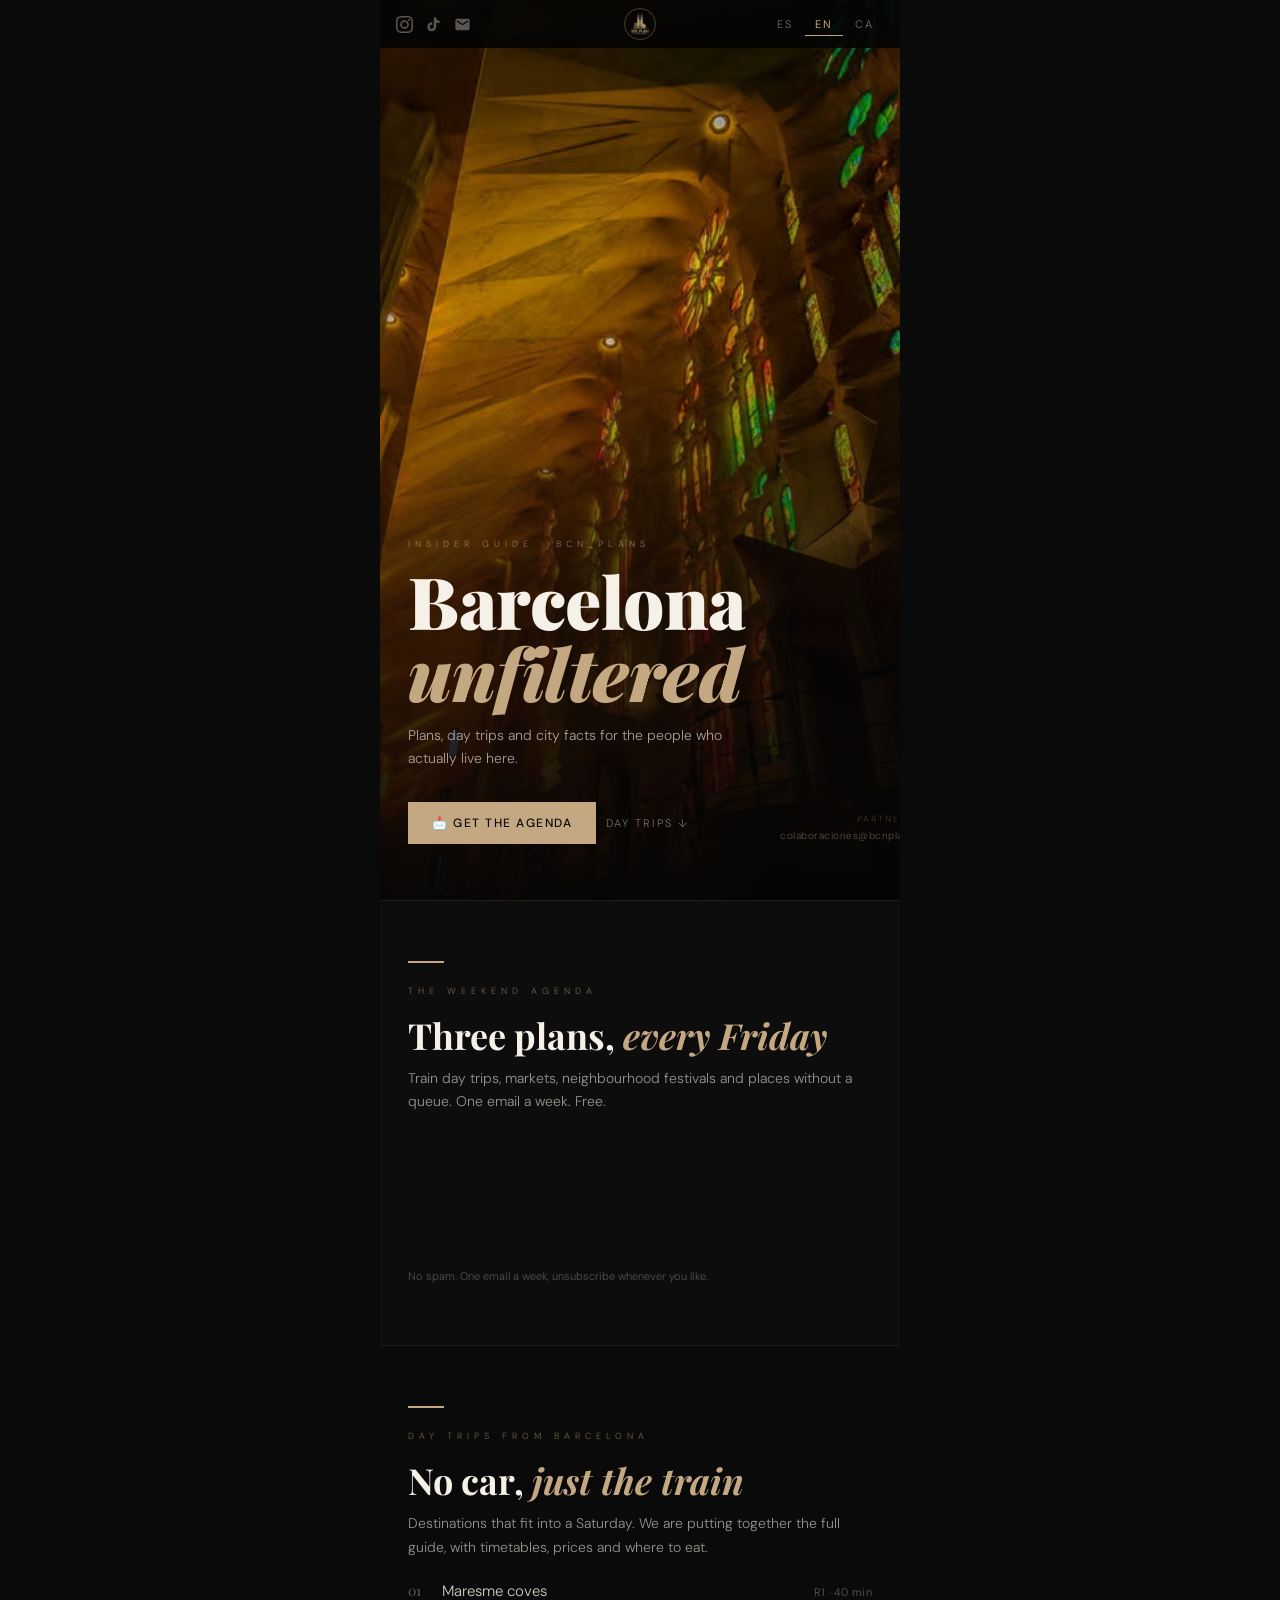
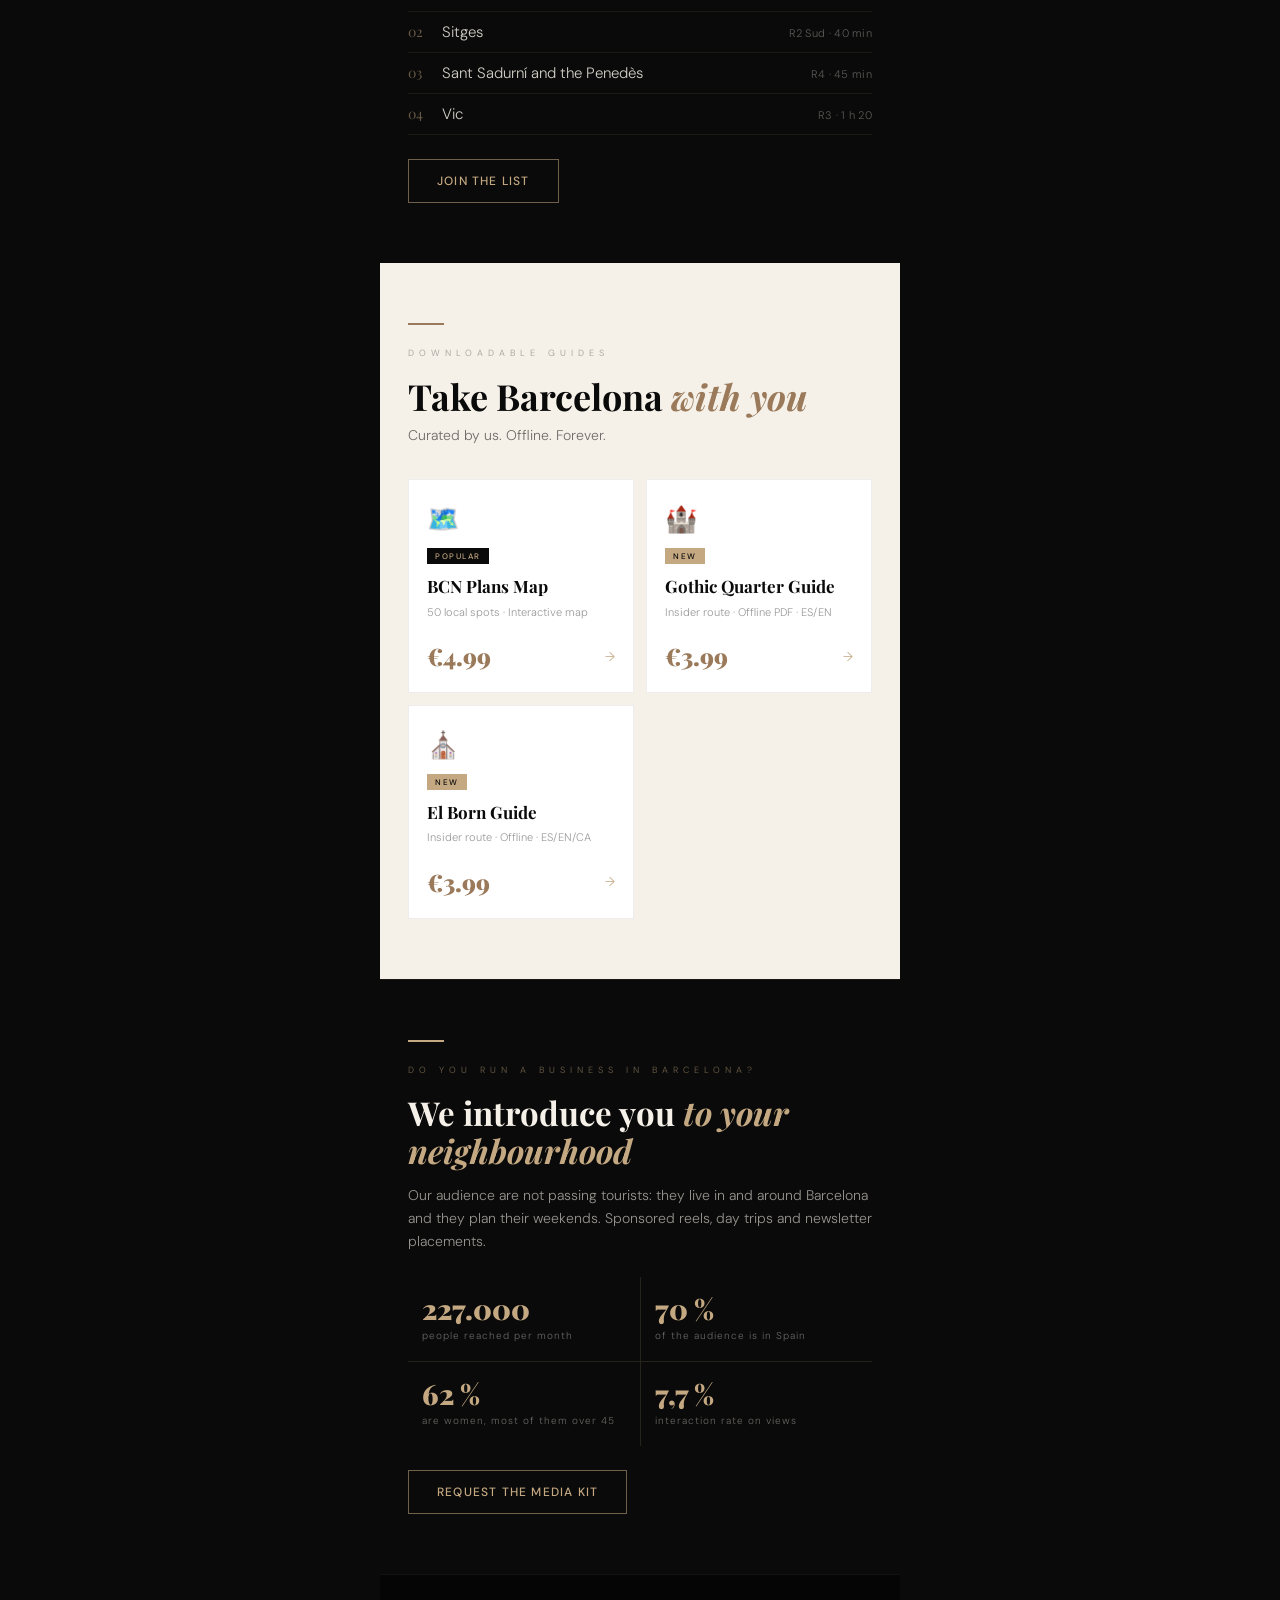
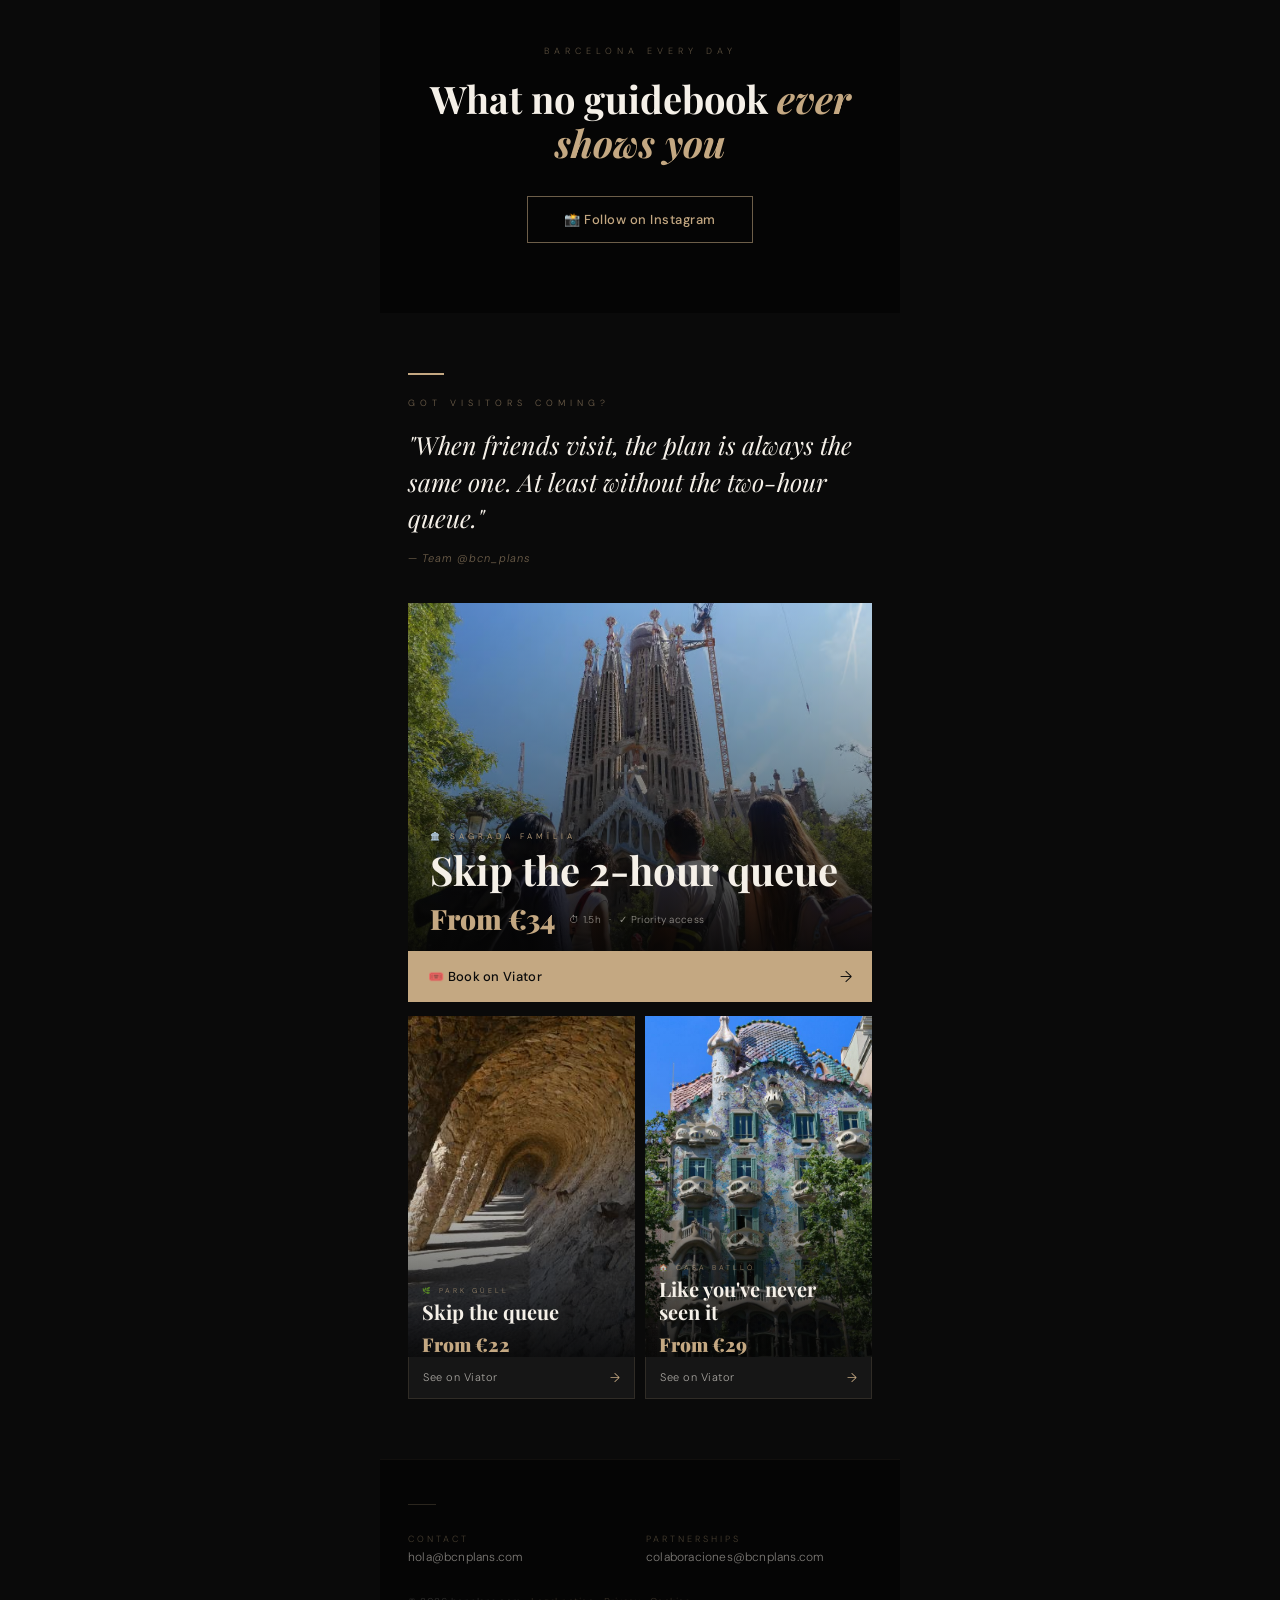
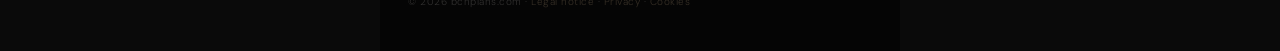
<file: index.html>
<!DOCTYPE html>
<html lang="es">
<head>
<meta charset="UTF-8">
<link rel="icon" type="image/svg+xml" href="favicon.svg">
<meta name="viewport" content="width=device-width, initial-scale=1.0">
<title>BCN Plans — Barcelona sin filtros</title>
<meta name="description" content="Planes, escapadas y datos de Barcelona para los que vivimos aquí. La agenda del finde, cada viernes en tu correo.">
<link rel="preconnect" href="https://fonts.googleapis.com">
<link href="https://fonts.googleapis.com/css2?family=Playfair+Display:ital,wght@0,700;0,900;1,400;1,700&family=DM+Sans:wght@300;400;500&display=swap" rel="stylesheet">
<style>
/* ── Reset ── */
*{margin:0;padding:0;box-sizing:border-box}
html{scroll-behavior:smooth}
body{background:#0a0a0a;color:#f5f0e8;font-family:'DM Sans',sans-serif;font-weight:300;overflow-x:hidden}

/* ── Lang bar ── */
.lang-bar{position:fixed;top:0;left:0;right:0;z-index:200;display:grid;grid-template-columns:1fr auto 1fr;align-items:center;padding:8px 16px;background:linear-gradient(to bottom,rgba(5,5,5,0.9) 0%,transparent 100%)}
.lang-bar-logo{display:flex;justify-content:center}
.lang-bar-logo a{display:flex;align-items:center;justify-content:center;width:32px;height:32px;border-radius:50%;overflow:hidden;border:1px solid rgba(196,168,130,0.35);transition:border-color 0.2s,transform 0.2s}
.lang-bar-logo a:hover{border-color:#c4a882;transform:scale(1.07)}
.lang-bar-logo img{width:100%;height:100%;object-fit:cover}
.lang-bar-langs{display:flex;gap:2px;justify-content:flex-end}
.lang-bar-social{display:flex;align-items:center;gap:12px}
.social-icon{display:flex;align-items:center;color:rgba(245,240,232,0.35);text-decoration:none;transition:color 0.2s,filter 0.2s}
.social-icon:hover{color:#c4a882;filter:drop-shadow(0 0 6px rgba(196,168,130,0.5))}
.social-icon svg{width:17px;height:17px;fill:currentColor}
.lang-bar-langs{display:flex;gap:2px}
.lang-btn{background:transparent;border:none;color:rgba(245,240,232,0.4);font-family:'DM Sans',sans-serif;font-size:11px;letter-spacing:2px;padding:4px 10px;cursor:pointer;text-transform:uppercase;transition:color 0.2s;border-bottom:1px solid transparent}
.lang-btn:hover{color:rgba(245,240,232,0.75)}
.lang-btn.active{color:#c4a882;border-bottom-color:#c4a882}

/* ── Hero ── */
.hero{position:relative;width:100%;min-height:100svh;min-height:100vh;display:flex;flex-direction:column;justify-content:flex-end;overflow:hidden}
.hero-img{position:absolute;inset:0;background-image:url(imagery/sagrada-interior.avif);background-size:cover;background-position:center 40%;will-change:transform}
.hero-overlay{position:absolute;inset:0;background:linear-gradient(to bottom,rgba(5,5,5,0.25) 0%,rgba(5,5,5,0.15) 35%,rgba(5,5,5,0.75) 70%,rgba(5,5,5,0.97) 100%)}
.hero-brand{position:absolute;top:52px;left:50%;transform:translateX(-50%);display:flex;flex-direction:column;align-items:center;gap:6px;z-index:2}
.hero-brand-logo{width:48px;height:48px;border-radius:50%;border:1.5px solid rgba(196,168,130,0.5);overflow:hidden}
.hero-brand-logo img{width:100%;height:100%;object-fit:cover}
.hero-brand-handle{font-size:10px;letter-spacing:3px;text-transform:uppercase;color:rgba(196,168,130,0.7)}
.hero-content{position:relative;z-index:2;padding:0 28px 56px}
.hero-eyebrow{font-size:9px;letter-spacing:5px;text-transform:uppercase;color:rgba(196,168,130,0.65);margin-bottom:14px;display:block}
.hero-h1{font-family:'Playfair Display',serif;font-weight:900;font-size:clamp(44px,11vw,72px);line-height:1.0;color:#f5f0e8;margin-bottom:16px;letter-spacing:-0.5px}
.hero-h1 em{font-style:italic;color:#c4a882}
.hero-sub{font-size:14px;line-height:1.65;color:rgba(245,240,232,0.65);max-width:340px;margin-bottom:32px;font-weight:300}
.hero-ctas{display:flex;gap:10px;align-items:center;flex-wrap:wrap}
.hero-btn{display:inline-block;background:#c4a882;color:#0a0a0a;font-family:'DM Sans',sans-serif;font-size:12px;font-weight:500;letter-spacing:1.5px;text-transform:uppercase;padding:13px 24px;text-decoration:none;transition:all 0.2s}
.hero-btn:hover{background:#9a7a5a;color:#f5f0e8;transform:translateY(-1px)}
.hero-scroll{font-size:11px;letter-spacing:2px;text-transform:uppercase;color:rgba(245,240,232,0.45);text-decoration:none;transition:color 0.2s}
.hero-scroll:hover{color:#c4a882}
.hero-collab{position:absolute;bottom:56px;right:28px;z-index:2;font-size:10px;color:rgba(196,168,130,0.45);text-decoration:none;letter-spacing:0.5px;transition:color 0.2s;text-align:right;line-height:1.6}
.hero-collab:hover{color:#c4a882}
.hero-collab span{display:block;font-size:9px;letter-spacing:2px;text-transform:uppercase;color:rgba(196,168,130,0.3);margin-bottom:2px}

/* Adjust hero-content when collab visible */
@media (min-width:420px){
  .hero-content{padding-right:140px}
}

/* ── Section base ── */
.section{width:100%;padding:60px 28px}
.section-dark{background:#0a0a0a}
.section-mid{background:#0d0d0d}
.section-cream{background:#f5f0e8}

/* ── Opener ── */
.opener{margin-bottom:36px}
.opener-eyebrow{display:block;font-size:9px;letter-spacing:5px;text-transform:uppercase;color:rgba(196,168,130,0.55);margin-bottom:18px}
.opener-eyebrow-dark{color:rgba(10,10,10,0.35)}
.opener-quote{font-family:'Playfair Display',serif;font-size:clamp(19px,5vw,25px);color:#f5f0e8;line-height:1.45;font-style:italic;font-weight:400;margin-bottom:10px}
.opener-quote-dark{color:#0a0a0a}
.opener-cite{font-size:11px;color:rgba(196,168,130,0.55);letter-spacing:1px}
.opener-cite-dark{color:rgba(10,10,10,0.35)}
.opener-body{font-size:14px;color:rgba(0,0,0,0.55);line-height:1.65;font-weight:300}

/* ── Gold rule ── */
.gold-rule{width:36px;height:2px;background:#c4a882;margin-bottom:22px}

/* ── Feature card (Sagrada — full-width photo) ── */
.product-feature{width:100%;position:relative;overflow:hidden;margin-bottom:14px;cursor:pointer;display:block;text-decoration:none}
.product-feature-img{aspect-ratio:4/3;background-size:cover;background-position:center;position:relative;display:flex;align-items:flex-end;transition:transform 0.6s ease}
.product-feature:hover .product-feature-img{transform:scale(1.025)}
.product-feature-overlay{position:absolute;inset:0;background:linear-gradient(to top,rgba(5,5,5,0.92) 0%,rgba(5,5,5,0.4) 45%,rgba(5,5,5,0.05) 100%)}
.product-feature-body{position:relative;z-index:1;padding:22px 22px 0;width:100%}
.product-tag{display:inline-block;font-size:8px;letter-spacing:4px;text-transform:uppercase;color:#c4a882;margin-bottom:8px}
.product-title{font-family:'Playfair Display',serif;font-weight:700;font-size:clamp(28px,7.5vw,40px);color:#f5f0e8;line-height:1.05;margin-bottom:14px}
.product-meta{display:flex;align-items:center;gap:14px;margin-bottom:18px;flex-wrap:wrap}
.product-price{font-family:'Playfair Display',serif;font-weight:900;font-size:clamp(22px,5.5vw,28px);color:#c4a882;line-height:1}
.product-chips{display:flex;gap:8px;flex-wrap:wrap}
.chip{font-size:10px;color:rgba(245,240,232,0.55);letter-spacing:0.3px}
.product-cta{display:flex;align-items:center;justify-content:space-between;background:#c4a882;padding:15px 20px;transition:background 0.2s}
.product-feature:hover .product-cta{background:#9a7a5a}
.product-cta-text{font-family:'DM Sans',sans-serif;font-size:13px;font-weight:500;color:#0a0a0a;letter-spacing:0.3px}
.product-feature:hover .product-cta-text{color:#f5f0e8}
.product-cta-arrow{color:#0a0a0a;font-size:16px;transition:transform 0.2s}
.product-feature:hover .product-cta-arrow{transform:translateX(4px);color:#f5f0e8}

/* ── Secondary grid (Park Güell + Casa Batlló) ── */
.product-grid{display:grid;grid-template-columns:1fr 1fr;gap:10px}
.product-card-sm{text-decoration:none;color:#f5f0e8;display:flex;flex-direction:column;overflow:hidden;position:relative;transition:transform 0.25s;cursor:pointer}
.product-card-sm:hover{transform:translateY(-3px)}
.product-sm-img{aspect-ratio:2/3;background-size:cover;background-position:center;position:relative;display:flex;align-items:flex-end}
.product-sm-img-dark{background:#080808;background-image:radial-gradient(ellipse at 50% 90%,rgba(196,168,130,0.14) 0%,transparent 65%);border:1px solid rgba(196,168,130,0.1)}
.product-sm-overlay{position:absolute;inset:0;background:linear-gradient(to top,rgba(5,5,5,0.9) 0%,rgba(5,5,5,0.1) 55%,transparent 100%)}
.product-sm-body{position:relative;z-index:1;padding:14px 14px 0}
.product-sm-tag{display:block;font-size:7px;letter-spacing:3px;text-transform:uppercase;color:rgba(196,168,130,0.7);margin-bottom:5px}
.product-sm-title{font-family:'Playfair Display',serif;font-size:clamp(16px,4.5vw,20px);font-weight:700;color:#f5f0e8;line-height:1.15;margin-bottom:8px}
.product-sm-price{font-family:'Playfair Display',serif;font-weight:900;font-size:clamp(15px,4vw,19px);color:#c4a882}
.product-sm-cta{display:flex;align-items:center;justify-content:space-between;background:rgba(255,255,255,0.05);border:1px solid rgba(196,168,130,0.15);border-top:none;padding:12px 14px;transition:all 0.2s}
.product-card-sm:hover .product-sm-cta{background:rgba(196,168,130,0.1);border-color:rgba(196,168,130,0.35)}
.product-sm-cta-text{font-size:11px;letter-spacing:0.5px;color:rgba(245,240,232,0.65)}
.product-sm-cta-arrow{color:#c4a882;font-size:13px;transition:transform 0.2s}
.product-card-sm:hover .product-sm-cta-arrow{transform:translateX(3px)}

/* ── Guides section (cream) ── */
.guides-header{margin-bottom:32px}
.guides-title{font-family:'Playfair Display',serif;font-weight:700;font-size:clamp(26px,7vw,36px);color:#0a0a0a;line-height:1.1;margin-bottom:8px}
.guides-title em{font-style:italic;color:#9a7a5a}
.guide-grid{display:grid;grid-template-columns:1fr 1fr;gap:12px}
.guide-card{background:#fff;padding:22px 18px 20px;text-decoration:none;color:#0a0a0a;position:relative;display:flex;flex-direction:column;border:1px solid rgba(0,0,0,0.07);transition:transform 0.2s,box-shadow 0.2s}
.guide-card:hover{transform:translateY(-3px);box-shadow:0 8px 32px rgba(0,0,0,0.12)}
.guide-icon{font-size:26px;margin-bottom:12px}
.guide-badge{display:inline-block;font-size:8px;letter-spacing:1.5px;text-transform:uppercase;padding:3px 8px;font-weight:500;font-family:'DM Sans',sans-serif;margin-bottom:12px;align-self:flex-start}
.guide-badge-pop{background:#0a0a0a;color:#c4a882}
.guide-badge-new{background:#c4a882;color:#0a0a0a}
.guide-name{font-family:'Playfair Display',serif;font-size:clamp(14px,3.8vw,17px);font-weight:700;color:#0a0a0a;line-height:1.25;margin-bottom:6px}
.guide-sub{font-size:11px;color:rgba(0,0,0,0.4);line-height:1.5;flex:1;margin-bottom:16px}
.guide-price{font-family:'Playfair Display',serif;font-size:clamp(20px,5vw,24px);font-weight:900;color:#9a7a5a}
.guide-arrow{display:flex;align-items:center;justify-content:space-between;margin-top:4px}
.guide-arrow-icon{color:#c4a882;font-size:13px;transition:transform 0.2s}
.guide-card:hover .guide-arrow-icon{transform:translateX(3px)}

/* ── Instagram section ── */
.section-insta{background:#050505;padding:70px 28px;text-align:center;border-top:1px solid rgba(196,168,130,0.08)}
.insta-eyebrow{display:block;font-size:9px;letter-spacing:5px;text-transform:uppercase;color:rgba(196,168,130,0.45);margin-bottom:20px}
.insta-headline{font-family:'Playfair Display',serif;font-weight:700;font-size:clamp(26px,7vw,38px);color:#f5f0e8;line-height:1.15;margin-bottom:32px}
.insta-headline em{font-style:italic;color:#c4a882}
.btn-outline{display:inline-block;border:1px solid rgba(196,168,130,0.55);color:#c4a882;padding:14px 36px;font-family:'DM Sans',sans-serif;font-size:13px;font-weight:500;letter-spacing:0.5px;text-decoration:none;transition:all 0.2s}
.btn-outline:hover{background:#c4a882;color:#0a0a0a;border-color:#c4a882}

/* ── Footer ── */
.footer{background:#050505;padding:44px 28px 40px;border-top:1px solid rgba(196,168,130,0.06)}
.footer-inner{max-width:480px;margin:0 auto}
.footer-divider{width:28px;height:1px;background:rgba(196,168,130,0.2);margin-bottom:28px}
.footer-contacts{display:grid;grid-template-columns:1fr 1fr;gap:12px;margin-bottom:28px}
.footer-contact-item{display:flex;flex-direction:column;gap:4px}
.footer-contact-label{font-size:9px;letter-spacing:3px;text-transform:uppercase;color:rgba(196,168,130,0.35)}
.footer-contact-email{font-size:12px;color:rgba(245,240,232,0.5);text-decoration:none;transition:color 0.2s;letter-spacing:0.2px}
.footer-contact-email:hover{color:#c4a882}
.footer-legal{font-size:10px;color:rgba(245,240,232,0.18);letter-spacing:0.5px;line-height:1.8}
.footer-legal a{color:rgba(196,168,130,0.25);text-decoration:none;transition:color 0.2s}
.footer-legal a:hover{color:#c4a882}

/* ── Agenda / newsletter ── */
.section-agenda{background:#0d0d0d;border-top:1px solid rgba(196,168,130,0.1);border-bottom:1px solid rgba(196,168,130,0.1)}
.agenda-title{font-family:'Playfair Display',serif;font-weight:700;font-size:clamp(26px,7vw,36px);color:#f5f0e8;line-height:1.12;margin-bottom:12px}
.agenda-title em{font-style:italic;color:#c4a882}
.agenda-body{font-size:14px;line-height:1.65;color:rgba(245,240,232,0.6);margin-bottom:22px}
.agenda-form{display:flex;flex-direction:column;gap:9px}
.agenda-input{width:100%;background:rgba(255,255,255,0.05);border:1px solid rgba(196,168,130,0.25);color:#f5f0e8;font-family:'DM Sans',sans-serif;font-size:15px;font-weight:300;padding:14px 16px;transition:border-color 0.2s}
.agenda-input::placeholder{color:rgba(245,240,232,0.3)}
.agenda-input:focus{outline:none;border-color:#c4a882}
.agenda-btn{background:#c4a882;color:#0a0a0a;border:none;font-family:'DM Sans',sans-serif;font-size:12px;font-weight:500;letter-spacing:1.5px;text-transform:uppercase;padding:15px 24px;cursor:pointer;transition:background 0.2s,color 0.2s}
.agenda-btn:hover{background:#9a7a5a;color:#f5f0e8}
.agenda-embed{min-height:120px}
.agenda-note{font-size:11px;color:rgba(245,240,232,0.3);line-height:1.6;margin-top:12px}
.agenda-ok{display:none;border:1px solid rgba(196,168,130,0.35);padding:16px;font-size:14px;color:#c4a882;line-height:1.55}
.agenda-ok.show{display:block}
.agenda-form.hide{display:none}

/* ── Escapadas ── */
.escapada-list{display:flex;flex-direction:column;gap:10px;margin-bottom:24px}
.escapada-item{display:flex;align-items:baseline;gap:12px;border-bottom:1px solid rgba(196,168,130,0.1);padding-bottom:10px}
.escapada-num{font-family:'Playfair Display',serif;font-size:14px;color:rgba(196,168,130,0.5);min-width:22px}
.escapada-name{font-size:15px;color:rgba(245,240,232,0.85);flex:1}
.escapada-meta{font-size:11px;color:rgba(245,240,232,0.35);letter-spacing:0.3px;text-align:right}
.escapada-cta{display:inline-block;border:1px solid rgba(196,168,130,0.55);color:#c4a882;padding:13px 28px;font-size:12px;font-weight:500;letter-spacing:1.2px;text-transform:uppercase;text-decoration:none;transition:all 0.2s}
.escapada-cta:hover{background:#c4a882;color:#0a0a0a}

/* ── Negocios / media kit ── */
.section-negocio{background:#0a0a0a;border-top:1px solid rgba(196,168,130,0.08)}
.negocio-title{font-family:'Playfair Display',serif;font-weight:700;font-size:clamp(24px,6.5vw,33px);color:#f5f0e8;line-height:1.15;margin-bottom:14px}
.negocio-title em{font-style:italic;color:#c4a882}
.negocio-body{font-size:14px;line-height:1.65;color:rgba(245,240,232,0.6);margin-bottom:24px}
.negocio-stats{display:grid;grid-template-columns:1fr 1fr;gap:1px;background:rgba(196,168,130,0.15);margin-bottom:24px}
.negocio-stat{background:#0a0a0a;padding:18px 14px}
.negocio-stat-num{font-family:'Playfair Display',serif;font-weight:900;font-size:clamp(22px,6vw,28px);color:#c4a882;line-height:1;margin-bottom:6px}
.negocio-stat-label{font-size:10px;letter-spacing:1px;color:rgba(245,240,232,0.4);line-height:1.4}

/* ── Animations ── */
@keyframes fadeUp{from{opacity:0;transform:translateY(18px)}to{opacity:1;transform:translateY(0)}}
.hero-eyebrow{animation:fadeUp 0.55s 0.1s ease both}
.hero-h1{animation:fadeUp 0.55s 0.2s ease both}
.hero-sub{animation:fadeUp 0.55s 0.3s ease both}
.hero-ctas{animation:fadeUp 0.55s 0.4s ease both}

/* ── Responsive tweaks ── */
@media(max-width:360px){
  .product-grid{grid-template-columns:1fr}
  .guide-grid{grid-template-columns:1fr}
  .footer-contacts{grid-template-columns:1fr}
}
@media(min-width:600px){
  body{display:flex;flex-direction:column;align-items:center}
  .lang-bar{max-width:520px;left:50%;transform:translateX(-50%);right:auto;width:100%;background:rgba(5,5,5,0.92)}
  .hero,.section,.section-insta,.footer{max-width:520px;width:100%}
  .hero-collab{right:auto;left:calc(50% + 140px);transform:translateX(0)}
}
</style>
</head>
<body>

<!-- ── Lang bar ── -->
<div class="lang-bar">
  <div class="lang-bar-social">
    <a href="https://www.instagram.com/bcn_plans/" target="_blank" rel="noopener" class="social-icon" title="Instagram">
      <svg viewBox="0 0 24 24" xmlns="http://www.w3.org/2000/svg"><path d="M12 2.163c3.204 0 3.584.012 4.85.07 3.252.148 4.771 1.691 4.919 4.919.058 1.265.069 1.645.069 4.849 0 3.205-.012 3.584-.069 4.849-.149 3.225-1.664 4.771-4.919 4.919-1.266.058-1.644.07-4.85.07-3.204 0-3.584-.012-4.849-.07-3.26-.149-4.771-1.699-4.919-4.92-.058-1.265-.07-1.644-.07-4.849 0-3.204.013-3.583.07-4.849.149-3.227 1.664-4.771 4.919-4.919 1.266-.057 1.645-.069 4.849-.069zm0-2.163c-3.259 0-3.667.014-4.947.072-4.358.2-6.78 2.618-6.98 6.98-.059 1.281-.073 1.689-.073 4.948 0 3.259.014 3.668.072 4.948.2 4.358 2.618 6.78 6.98 6.98 1.281.058 1.689.072 4.948.072 3.259 0 3.668-.014 4.948-.072 4.354-.2 6.782-2.618 6.979-6.98.059-1.28.073-1.689.073-4.948 0-3.259-.014-3.667-.072-4.947-.196-4.354-2.617-6.78-6.979-6.98-1.281-.059-1.69-.073-4.949-.073zm0 5.838c-3.403 0-6.162 2.759-6.162 6.162s2.759 6.163 6.162 6.163 6.162-2.759 6.162-6.163c0-3.403-2.759-6.162-6.162-6.162zm0 10.162c-2.209 0-4-1.79-4-4 0-2.209 1.791-4 4-4s4 1.791 4 4c0 2.21-1.791 4-4 4zm6.406-11.845c-.796 0-1.441.645-1.441 1.44s.645 1.44 1.441 1.44c.795 0 1.439-.645 1.439-1.44s-.644-1.44-1.439-1.44z"/></svg>
    </a>
    <a href="https://www.tiktok.com/@bcn.plans" target="_blank" rel="noopener" class="social-icon" title="TikTok">
      <svg viewBox="0 0 24 24" xmlns="http://www.w3.org/2000/svg"><path d="M19.59 6.69a4.83 4.83 0 01-3.77-4.25V2h-3.45v13.67a2.89 2.89 0 01-2.88 2.5 2.89 2.89 0 01-2.89-2.89 2.89 2.89 0 012.89-2.89c.28 0 .54.04.79.1V9.01a6.33 6.33 0 00-.79-.05 6.34 6.34 0 00-6.34 6.34 6.34 6.34 0 006.34 6.34 6.34 6.34 0 006.33-6.34V8.69a8.16 8.16 0 004.77 1.52V6.76a4.85 4.85 0 01-1-.07z"/></svg>
    </a>
    <a href="mailto:colaboraciones@bcnplans.com" class="social-icon" title="colaboraciones@bcnplans.com">
      <svg viewBox="0 0 24 24" xmlns="http://www.w3.org/2000/svg"><path d="M20 4H4c-1.1 0-2 .9-2 2v12c0 1.1.9 2 2 2h16c1.1 0 2-.9 2-2V6c0-1.1-.9-2-2-2zm0 4l-8 5-8-5V6l8 5 8-5v2z"/></svg>
    </a>
  </div>
  <div class="lang-bar-logo">
    <a href="#top" title="BCN Plans — inicio">
      <img src="imagery/logo.png" alt="BCN Plans">
    </a>
  </div>
  <div class="lang-bar-langs">
    <button class="lang-btn active" onclick="setLang('es')">ES</button>
    <button class="lang-btn" onclick="setLang('en')">EN</button>
    <button class="lang-btn" onclick="setLang('ca')">CA</button>
  </div>
</div>

<!-- ══════════════════════════════════════════════
     SINGLE HTML STRUCTURE — text swapped via JS
     ══════════════════════════════════════════════ -->

<!-- ── Hero ── -->
<section class="hero" id="top">
  <div class="hero-img"></div>
  <div class="hero-overlay"></div>

<div class="hero-content">
    <span class="hero-eyebrow" data-i18n="heroEyebrow"></span>
    <h1 class="hero-h1" data-i18n-html="heroHeadline"></h1>
    <p class="hero-sub" data-i18n="heroSub"></p>
    <div class="hero-ctas">
      <a href="#agenda" class="hero-btn" data-i18n="heroCta"></a>
      <a href="#escapadas" class="hero-scroll" data-i18n="heroScroll"></a>
    </div>
  </div>

  <a href="mailto:colaboraciones@bcnplans.com" class="hero-collab">
    <span data-i18n="collabLabel"></span>
    colaboraciones@bcnplans.com
  </a>
</section>

<!-- ── La agenda del finde (newsletter) ── -->
<section class="section section-agenda" id="agenda">
  <div class="gold-rule"></div>
  <span class="opener-eyebrow" data-i18n="agendaEyebrow"></span>
  <h2 class="agenda-title" data-i18n-html="agendaTitle"></h2>
  <p class="agenda-body" data-i18n="agendaBody"></p>

  <!-- Formulario de beehiiv (publicación BCN Plans, form "Agenda del finde - web").
       Estilos configurados en beehiiv para que case con la web: fondo #0D0D0D, campo #161616,
       botón #C4A882 y tipografía DM Sans. Doble opt-in activado. -->
  <div class="agenda-embed">
    <script async src="https://subscribe-forms.beehiiv.com/v3/loader.js" data-beehiiv-form="042b113b-99c9-4813-8c8b-83ebc7c207ec"></script>
  </div>
  <p class="agenda-note" data-i18n="agendaNote"></p>
</section>

<!-- ── Escapadas ── -->
<section class="section section-dark" id="escapadas">
  <div class="gold-rule"></div>
  <span class="opener-eyebrow" data-i18n="escapadasEyebrow"></span>
  <h2 class="agenda-title" data-i18n-html="escapadasTitle"></h2>
  <p class="agenda-body" data-i18n="escapadasBody"></p>

  <div class="escapada-list">
    <div class="escapada-item">
      <span class="escapada-num">01</span>
      <span class="escapada-name" data-i18n="esc1Name"></span>
      <span class="escapada-meta" data-i18n="esc1Meta"></span>
    </div>
    <div class="escapada-item">
      <span class="escapada-num">02</span>
      <span class="escapada-name" data-i18n="esc2Name"></span>
      <span class="escapada-meta" data-i18n="esc2Meta"></span>
    </div>
    <div class="escapada-item">
      <span class="escapada-num">03</span>
      <span class="escapada-name" data-i18n="esc3Name"></span>
      <span class="escapada-meta" data-i18n="esc3Meta"></span>
    </div>
    <div class="escapada-item">
      <span class="escapada-num">04</span>
      <span class="escapada-name" data-i18n="esc4Name"></span>
      <span class="escapada-meta" data-i18n="esc4Meta"></span>
    </div>
  </div>

  <a href="#agenda" class="escapada-cta" data-i18n="escapadasCta"></a>
</section>

<!-- ── Guías descargables (cream) ── -->
<section class="section section-cream" id="guias">
  <div class="guides-header">
    <div class="gold-rule" style="background:#9a7a5a"></div>
    <span class="opener-eyebrow opener-eyebrow-dark" data-i18n="guidesEyebrow"></span>
    <h2 class="guides-title" data-i18n-html="guidesTitle"></h2>
    <p class="opener-body" data-i18n="guidesSub"></p>
  </div>

  <div class="guide-grid">

    <a href="https://bcnplanner.gumroad.com/l/bcn-plans-map" target="_blank" rel="noopener" class="guide-card">
      <div class="guide-icon">🗺️</div>
      <span class="guide-badge guide-badge-pop" data-i18n="mapBadge"></span>
      <div class="guide-name" data-i18n="mapTitle"></div>
      <div class="guide-sub" data-i18n="mapSub"></div>
      <div class="guide-arrow">
        <span class="guide-price" data-i18n="mapPrice"></span>
        <span class="guide-arrow-icon">→</span>
      </div>
    </a>

    <a href="https://bcnplanner.gumroad.com/l/guia-barrio-gotico" target="_blank" rel="noopener" class="guide-card">
      <div class="guide-icon">🏰</div>
      <span class="guide-badge guide-badge-new" data-i18n="gothicBadge"></span>
      <div class="guide-name" data-i18n="gothicTitle"></div>
      <div class="guide-sub" data-i18n="gothicSub"></div>
      <div class="guide-arrow">
        <span class="guide-price" data-i18n="gothicPrice"></span>
        <span class="guide-arrow-icon">→</span>
      </div>
    </a>

    <a href="https://bcnplanner.gumroad.com/l/born" target="_blank" rel="noopener" class="guide-card">
      <div class="guide-icon">⛪</div>
      <span class="guide-badge guide-badge-new" data-i18n="bornBadge"></span>
      <div class="guide-name" data-i18n="bornTitle"></div>
      <div class="guide-sub" data-i18n="bornSub"></div>
      <div class="guide-arrow">
        <span class="guide-price" data-i18n="bornPrice"></span>
        <span class="guide-arrow-icon">→</span>
      </div>
    </a>

  </div>
</section>

<!-- ── Negocios / media kit ── -->
<section class="section section-negocio" id="negocios">
  <div class="gold-rule"></div>
  <span class="opener-eyebrow" data-i18n="negocioEyebrow"></span>
  <h2 class="negocio-title" data-i18n-html="negocioTitle"></h2>
  <p class="negocio-body" data-i18n="negocioBody"></p>

  <div class="negocio-stats">
    <div class="negocio-stat">
      <div class="negocio-stat-num">227.000</div>
      <div class="negocio-stat-label" data-i18n="stat1"></div>
    </div>
    <div class="negocio-stat">
      <div class="negocio-stat-num">70 %</div>
      <div class="negocio-stat-label" data-i18n="stat2"></div>
    </div>
    <div class="negocio-stat">
      <div class="negocio-stat-num">62 %</div>
      <div class="negocio-stat-label" data-i18n="stat3"></div>
    </div>
    <div class="negocio-stat">
      <div class="negocio-stat-num">7,7 %</div>
      <div class="negocio-stat-label" data-i18n="stat4"></div>
    </div>
  </div>

  <a href="mailto:colaboraciones@bcnplans.com?subject=Media%20kit%20@bcn_plans" class="escapada-cta" data-i18n="negocioCta"></a>
</section>

<!-- ── Instagram ── -->
<section class="section-insta">
  <span class="insta-eyebrow" data-i18n="instaEyebrow"></span>
  <h2 class="insta-headline" data-i18n-html="instaHeadline"></h2>
  <a href="https://www.instagram.com/bcn_plans/" target="_blank" rel="noopener" class="btn-outline" data-i18n="instaCta"></a>
</section>

<!-- ── Tickets & Tours ── -->
<section class="section section-dark" id="tickets">
  <div class="opener">
    <div class="gold-rule"></div>
    <span class="opener-eyebrow" data-i18n="ticketsEyebrow"></span>
    <blockquote class="opener-quote" data-i18n="ticketsQuote"></blockquote>
    <cite class="opener-cite" data-i18n="ticketsCite"></cite>
  </div>

  <!-- Sagrada — featured -->
  <a href="https://vi.me/k5Pfl" target="_blank" rel="noopener" class="product-feature" id="sagrada-link">
    <div class="product-feature-img" style="background-image:url(imagery/sagrada-exterior.avif)">
      <div class="product-feature-overlay"></div>
      <div class="product-feature-body">
        <span class="product-tag" data-i18n="sagradaTag"></span>
        <h2 class="product-title" data-i18n="sagradaTitle"></h2>
        <div class="product-meta">
          <span class="product-price" data-i18n="sagradaPrice"></span>
          <div class="product-chips">
            <span class="chip" data-i18n="sagradaChip1"></span>
            <span class="chip">·</span>
            <span class="chip" data-i18n="sagradaChip2"></span>
          </div>
        </div>
      </div>
    </div>
    <div class="product-cta">
      <span class="product-cta-text" data-i18n="sagradaCta"></span>
      <span class="product-cta-arrow">→</span>
    </div>
  </a>

  <!-- Park Güell + Casa Batlló — secondary -->
  <div class="product-grid" style="margin-top:10px">

    <a href="https://vi.me/EFwEc" target="_blank" rel="noopener" class="product-card-sm" id="park-link">
      <div class="product-sm-img" style="background-image:url(imagery/park-guell-arcos.jpg)">
        <div class="product-sm-overlay"></div>
        <div class="product-sm-body">
          <span class="product-sm-tag" data-i18n="parkTag"></span>
          <div class="product-sm-title" data-i18n="parkTitle"></div>
          <div class="product-sm-price" data-i18n="parkPrice"></div>
        </div>
      </div>
      <div class="product-sm-cta">
        <span class="product-sm-cta-text" data-i18n="parkCta"></span>
        <span class="product-sm-cta-arrow">→</span>
      </div>
    </a>

    <a href="https://vi.me/lhikH" target="_blank" rel="noopener" class="product-card-sm" id="batllo-link">
      <div class="product-sm-img" style="background-image:url(imagery/casa-batllo-fachada.jpg)">
        <div class="product-sm-overlay"></div>
        <div class="product-sm-body">
          <span class="product-sm-tag" data-i18n="batlloTag"></span>
          <div class="product-sm-title" data-i18n="batlloTitle"></div>
          <div class="product-sm-price" data-i18n="batlloPrice"></div>
        </div>
      </div>
      <div class="product-sm-cta">
        <span class="product-sm-cta-text" data-i18n="batlloCta"></span>
        <span class="product-sm-cta-arrow">→</span>
      </div>
    </a>

  </div>
</section>

<!-- ── Footer ── -->
<footer class="footer">
  <div class="footer-inner">
    <div class="footer-divider"></div>
    <div class="footer-contacts">
      <div class="footer-contact-item">
        <span class="footer-contact-label" data-i18n="contactLabel"></span>
        <a href="mailto:hola@bcnplans.com" class="footer-contact-email">hola@bcnplans.com</a>
      </div>
      <div class="footer-contact-item">
        <span class="footer-contact-label" data-i18n="collabLabel"></span>
        <a href="mailto:colaboraciones@bcnplans.com" class="footer-contact-email">colaboraciones@bcnplans.com</a>
      </div>
    </div>
    <div class="footer-legal" data-i18n-html="footerLegal"></div>
  </div>
</footer>

<script>
/* ──────────────────────────────────────
   i18n content
────────────────────────────────────── */
var T = {
  es: {
    heroEyebrow:   'GUÍA INSIDER · BCN_PLANS',
    heroHeadline:  'Barcelona sin <em>filtros</em>',
    heroSub:       'Planes, escapadas y datos de la ciudad para los que vivimos aquí.',
    heroCta:       '📩 Recibir la agenda',
    heroScroll:    'Las escapadas ↓',
    collabLabel:   'Colaboraciones',
    agendaEyebrow: 'LA AGENDA DEL FINDE',
    agendaTitle:   'Tres planes, <em>cada viernes</em>',
    agendaBody:    'Escapadas en tren, mercados, fiestas de barrio y sitios donde todavía no hay cola. Un correo a la semana. Gratis.',
    agendaPlaceholder:'tu@correo.com',
    agendaBtn:     'Quiero la agenda',
    agendaOk:      '¡Hecho! El viernes tendrás la primera agenda en tu correo.',
    agendaNote:    'Sin spam. Un solo correo a la semana y te das de baja cuando quieras.',
    escapadasEyebrow:'ESCAPADAS DESDE BARCELONA',
    escapadasTitle:'Sin coche, <em>en tren</em>',
    escapadasBody: 'Los destinos que caben en un sábado. Estamos preparando la guía completa, con horarios, precios y dónde comer.',
    esc1Name:      'Calas del Maresme',
    esc1Meta:      'R1 · 40 min',
    esc2Name:      'Sitges',
    esc2Meta:      'R2 Sud · 40 min',
    esc3Name:      'Sant Sadurní y el Penedès',
    esc3Meta:      'R4 · 45 min',
    esc4Name:      'Vic',
    esc4Meta:      'R3 · 1 h 20',
    escapadasCta:  'Entrar en la lista',
    negocioEyebrow:'¿TIENES UN NEGOCIO EN BARCELONA?',
    negocioTitle:  'Te presentamos <em>a tu barrio</em>',
    negocioBody:   'Nuestra audiencia no son turistas de paso: son personas que viven en Barcelona y alrededores y que organizan su fin de semana. Reels patrocinados, escapadas y espacio en la newsletter.',
    stat1:         'personas alcanzadas al mes',
    stat2:         'de la audiencia está en España',
    stat3:         'son mujeres, la mayoría de más de 45',
    stat4:         'de interacción sobre visualizaciones',
    negocioCta:    'Pedir el media kit',
    ticketsEyebrow:'¿VIENE ALGUIEN A VERTE?',
    ticketsQuote:  '"Cuando vienen los de fuera el plan acaba siendo el mismo. Al menos, sin dos horas de cola."',
    ticketsCite:   '— Equipo @bcn_plans',
    sagradaTag:    '🏛️ SAGRADA FAMÍLIA',
    sagradaTitle:  'Sin 2 horas de cola',
    sagradaPrice:  'Desde 34€',
    sagradaChip1:  '⏱ 1.5h',
    sagradaChip2:  '✓ Acceso prioritario',
    sagradaCta:    '🎟️ Reservar en Viator',
    parkTag:       '🌿 PARK GÜELL',
    parkTitle:     'Sin colas',
    parkPrice:     'Desde 22€',
    parkCta:       'Ver en Viator',
    batlloTag:     '🏠 CASA BATLLÓ',
    batlloTitle:   'Como nunca la has visto',
    batlloPrice:   'Desde 29€',
    batlloCta:     'Ver en Viator',
    guidesEyebrow: 'GUÍAS DESCARGABLES',
    guidesTitle:   'Llévate Barcelona <em>en el móvil</em>',
    guidesSub:     'Curadas por nosotros. Offline. Para siempre.',
    mapBadge:      'Popular',
    mapTitle:      'BCN Plans Map',
    mapSub:        '50 spots locales · Mapa interactivo',
    mapPrice:      '4,99€',
    gothicBadge:   'Nuevo',
    gothicTitle:   'Guía del Barrio Gótico',
    gothicSub:     'Ruta insider · PDF offline · ES/EN',
    gothicPrice:   '3,99€',
    bornBadge:     'Nuevo',
    bornTitle:     'Guía de El Born',
    bornSub:       'Ruta insider · Offline · ES/EN/CA',
    bornPrice:     '3,99€',
    instaEyebrow:  'CADA DÍA EN BARCELONA',
    instaHeadline: 'Lo que no sale <em>en ninguna guía</em>',
    instaCta:      '📸 Seguir en Instagram',
    contactLabel:  'Contacto',
    footerLegal:   '© 2026 bcnplans.com · <a href="#">Aviso legal</a> · <a href="#">Privacidad</a> · <a href="#">Cookies</a>'
  },
  en: {
    heroEyebrow:   'INSIDER GUIDE · BCN_PLANS',
    heroHeadline:  'Barcelona <em>unfiltered</em>',
    heroSub:       'Plans, day trips and city facts for the people who actually live here.',
    heroCta:       '📩 Get the agenda',
    heroScroll:    'Day trips ↓',
    collabLabel:   'Partnerships',
    agendaEyebrow: 'THE WEEKEND AGENDA',
    agendaTitle:   'Three plans, <em>every Friday</em>',
    agendaBody:    'Train day trips, markets, neighbourhood festivals and places without a queue. One email a week. Free.',
    agendaPlaceholder:'you@email.com',
    agendaBtn:     'Send me the agenda',
    agendaOk:      'Done! Your first agenda lands on Friday.',
    agendaNote:    'No spam. One email a week, unsubscribe whenever you like.',
    escapadasEyebrow:'DAY TRIPS FROM BARCELONA',
    escapadasTitle:'No car, <em>just the train</em>',
    escapadasBody: 'Destinations that fit into a Saturday. We are putting together the full guide, with timetables, prices and where to eat.',
    esc1Name:      'Maresme coves',
    esc1Meta:      'R1 · 40 min',
    esc2Name:      'Sitges',
    esc2Meta:      'R2 Sud · 40 min',
    esc3Name:      'Sant Sadurní and the Penedès',
    esc3Meta:      'R4 · 45 min',
    esc4Name:      'Vic',
    esc4Meta:      'R3 · 1 h 20',
    escapadasCta:  'Join the list',
    negocioEyebrow:'DO YOU RUN A BUSINESS IN BARCELONA?',
    negocioTitle:  'We introduce you <em>to your neighbourhood</em>',
    negocioBody:   'Our audience are not passing tourists: they live in and around Barcelona and they plan their weekends. Sponsored reels, day trips and newsletter placements.',
    stat1:         'people reached per month',
    stat2:         'of the audience is in Spain',
    stat3:         'are women, most of them over 45',
    stat4:         'interaction rate on views',
    negocioCta:    'Request the media kit',
    ticketsEyebrow:'GOT VISITORS COMING?',
    ticketsQuote:  '"When friends visit, the plan is always the same one. At least without the two-hour queue."',
    ticketsCite:   '— Team @bcn_plans',
    sagradaTag:    '🏛️ SAGRADA FAMÍLIA',
    sagradaTitle:  'Skip the 2-hour queue',
    sagradaPrice:  'From €34',
    sagradaChip1:  '⏱ 1.5h',
    sagradaChip2:  '✓ Priority access',
    sagradaCta:    '🎟️ Book on Viator',
    parkTag:       '🌿 PARK GÜELL',
    parkTitle:     'Skip the queue',
    parkPrice:     'From €22',
    parkCta:       'See on Viator',
    batlloTag:     '🏠 CASA BATLLÓ',
    batlloTitle:   'Like you\'ve never seen it',
    batlloPrice:   'From €29',
    batlloCta:     'See on Viator',
    guidesEyebrow: 'DOWNLOADABLE GUIDES',
    guidesTitle:   'Take Barcelona <em>with you</em>',
    guidesSub:     'Curated by us. Offline. Forever.',
    mapBadge:      'Popular',
    mapTitle:      'BCN Plans Map',
    mapSub:        '50 local spots · Interactive map',
    mapPrice:      '€4.99',
    gothicBadge:   'New',
    gothicTitle:   'Gothic Quarter Guide',
    gothicSub:     'Insider route · Offline PDF · ES/EN',
    gothicPrice:   '€3.99',
    bornBadge:     'New',
    bornTitle:     'El Born Guide',
    bornSub:       'Insider route · Offline · ES/EN/CA',
    bornPrice:     '€3.99',
    instaEyebrow:  'BARCELONA EVERY DAY',
    instaHeadline: 'What no guidebook <em>ever shows you</em>',
    instaCta:      '📸 Follow on Instagram',
    contactLabel:  'Contact',
    footerLegal:   '© 2026 bcnplans.com · <a href="#">Legal notice</a> · <a href="#">Privacy</a> · <a href="#">Cookies</a>'
  },
  ca: {
    heroEyebrow:   'GUIA INSIDER · BCN_PLANS',
    heroHeadline:  'Barcelona sense <em>filtres</em>',
    heroSub:       'Plans, escapades i dades de la ciutat per als qui hi vivim.',
    heroCta:       '📩 Rebre l\'agenda',
    heroScroll:    'Les escapades ↓',
    collabLabel:   'Col·laboracions',
    agendaEyebrow: 'L\'AGENDA DEL CAP DE SETMANA',
    agendaTitle:   'Tres plans, <em>cada divendres</em>',
    agendaBody:    'Escapades en tren, mercats, festes de barri i llocs on encara no hi ha cua. Un correu a la setmana. Gratis.',
    agendaPlaceholder:'el.teu@correu.com',
    agendaBtn:     'Vull l\'agenda',
    agendaOk:      'Fet! Divendres tindràs la primera agenda al correu.',
    agendaNote:    'Sense spam. Un sol correu a la setmana i et dones de baixa quan vulguis.',
    escapadasEyebrow:'ESCAPADES DES DE BARCELONA',
    escapadasTitle:'Sense cotxe, <em>en tren</em>',
    escapadasBody: 'Els destins que caben en un dissabte. Estem preparant la guia completa, amb horaris, preus i on menjar.',
    esc1Name:      'Cales del Maresme',
    esc1Meta:      'R1 · 40 min',
    esc2Name:      'Sitges',
    esc2Meta:      'R2 Sud · 40 min',
    esc3Name:      'Sant Sadurní i el Penedès',
    esc3Meta:      'R4 · 45 min',
    esc4Name:      'Vic',
    esc4Meta:      'R3 · 1 h 20',
    escapadasCta:  'Entrar a la llista',
    negocioEyebrow:'TENS UN NEGOCI A BARCELONA?',
    negocioTitle:  'Et presentem <em>al teu barri</em>',
    negocioBody:   'La nostra audiència no són turistes de pas: són persones que viuen a Barcelona i rodalia i que organitzen el seu cap de setmana. Reels patrocinats, escapades i espai a la newsletter.',
    stat1:         'persones abastades cada mes',
    stat2:         'de l\'audiència és a Espanya',
    stat3:         'són dones, la majoria de més de 45',
    stat4:         'd\'interacció sobre visualitzacions',
    negocioCta:    'Demanar el media kit',
    ticketsEyebrow:'VE ALGÚ A VEURE\'T?',
    ticketsQuote:  '"Quan venen els de fora el pla acaba sent el mateix. Almenys, sense dues hores de cua."',
    ticketsCite:   '— Equip @bcn_plans',
    sagradaTag:    '🏛️ SAGRADA FAMÍLIA',
    sagradaTitle:  'Sense 2 hores de cua',
    sagradaPrice:  'Des de 34€',
    sagradaChip1:  '⏱ 1.5h',
    sagradaChip2:  '✓ Accés prioritari',
    sagradaCta:    '🎟️ Reservar a Viator',
    parkTag:       '🌿 PARK GÜELL',
    parkTitle:     'Sense cues',
    parkPrice:     'Des de 22€',
    parkCta:       'Veure a Viator',
    batlloTag:     '🏠 CASA BATLLÓ',
    batlloTitle:   'Com mai no l\'has vista',
    batlloPrice:   'Des de 29€',
    batlloCta:     'Veure a Viator',
    guidesEyebrow: 'GUIES DESCARREGABLES',
    guidesTitle:   'Endú-te Barcelona <em>al mòbil</em>',
    guidesSub:     'Curades per nosaltres. Offline. Per sempre.',
    mapBadge:      'Popular',
    mapTitle:      'BCN Plans Map',
    mapSub:        '50 spots locals · Mapa interactiu',
    mapPrice:      '4,99€',
    gothicBadge:   'Nou',
    gothicTitle:   'Guia del Barri Gòtic',
    gothicSub:     'Ruta insider · PDF offline · ES/EN',
    gothicPrice:   '3,99€',
    bornBadge:     'Nou',
    bornTitle:     'Guia del Born',
    bornSub:       'Ruta insider · Offline · ES/EN/CA',
    bornPrice:     '3,99€',
    instaEyebrow:  'CADA DIA A BARCELONA',
    instaHeadline: 'El que no surt <em>a cap guia</em>',
    instaCta:      '📸 Seguir a Instagram',
    contactLabel:  'Contacte',
    footerLegal:   '© 2026 bcnplans.com · <a href="#">Avís legal</a> · <a href="#">Privacitat</a> · <a href="#">Cookies</a>'
  }
};

/* ──────────────────────────────────────
   Lang switch
────────────────────────────────────── */
function _propagateLang(lang) {
  document.querySelectorAll('a[href]').forEach(function(a) {
    var h = a.getAttribute('href');
    if (!h || h.startsWith('http') || h.startsWith('mailto:') || h.startsWith('#') || h.startsWith('javascript:')) return;
    var qi = h.indexOf('?'), hi = h.indexOf('#');
    var path = qi >= 0 ? h.slice(0, qi) : (hi >= 0 ? h.slice(0, hi) : h);
    var hash = hi >= 0 ? h.slice(hi) : '';
    var query = qi >= 0 ? h.slice(qi + 1, hi >= 0 ? hi : undefined) : '';
    var parts = query ? query.split('&').filter(function(p){ return !p.startsWith('lang='); }) : [];
    parts.push('lang=' + lang);
    a.setAttribute('href', path + '?' + parts.join('&') + hash);
  });
}

function setLang(lang) {
  var t = T[lang] || T.es;

  document.querySelectorAll('[data-i18n]').forEach(function(el) {
    var k = el.getAttribute('data-i18n');
    if (t[k] !== undefined) el.textContent = t[k];
  });
  document.querySelectorAll('[data-i18n-html]').forEach(function(el) {
    var k = el.getAttribute('data-i18n-html');
    if (t[k] !== undefined) el.innerHTML = t[k];
  });
  document.querySelectorAll('[data-i18n-placeholder]').forEach(function(el) {
    var k = el.getAttribute('data-i18n-placeholder');
    if (t[k] !== undefined) el.setAttribute('placeholder', t[k]);
  });

  document.querySelectorAll('.lang-btn').forEach(function(btn) { btn.classList.remove('active'); });
  var ab = document.querySelector('.lang-btn[onclick="setLang(\'' + lang + '\')"]');
  if (ab) ab.classList.add('active');

  document.documentElement.lang = lang;
  try { localStorage.setItem('bcnplans_lang', lang); } catch(e) {}
  try {
    var u = new URL(window.location.href);
    u.searchParams.set('lang', lang);
    window.history.replaceState({}, '', u.toString());
  } catch(e) {}
  _propagateLang(lang);
}

/* ──────────────────────────────────────
   Init
────────────────────────────────────── */
(function() {
  function init() {
    var lang = null;
    try { var u = new URL(window.location.href); var q = u.searchParams.get('lang'); if (q && T[q]) lang = q; } catch(e) {}
    if (!lang) { try { var s = localStorage.getItem('bcnplans_lang'); if (s && T[s]) lang = s; } catch(e) {} }
    if (!lang) { var bl = (navigator.language || 'es').slice(0, 2).toLowerCase(); lang = T[bl] ? bl : 'es'; }
    setLang(lang);

    /* subtle hero parallax on scroll */
    var heroImg = document.querySelector('.hero-img');
    if (heroImg && window.matchMedia('(prefers-reduced-motion: no-preference)').matches) {
      window.addEventListener('scroll', function() {
        var s = window.scrollY;
        heroImg.style.transform = 'translateY(' + (s * 0.3) + 'px)';
      }, { passive: true });
    }
  }
  if (document.readyState === 'loading') document.addEventListener('DOMContentLoaded', init);
  else init();
})();

</script>
</body>
</html>
</file>
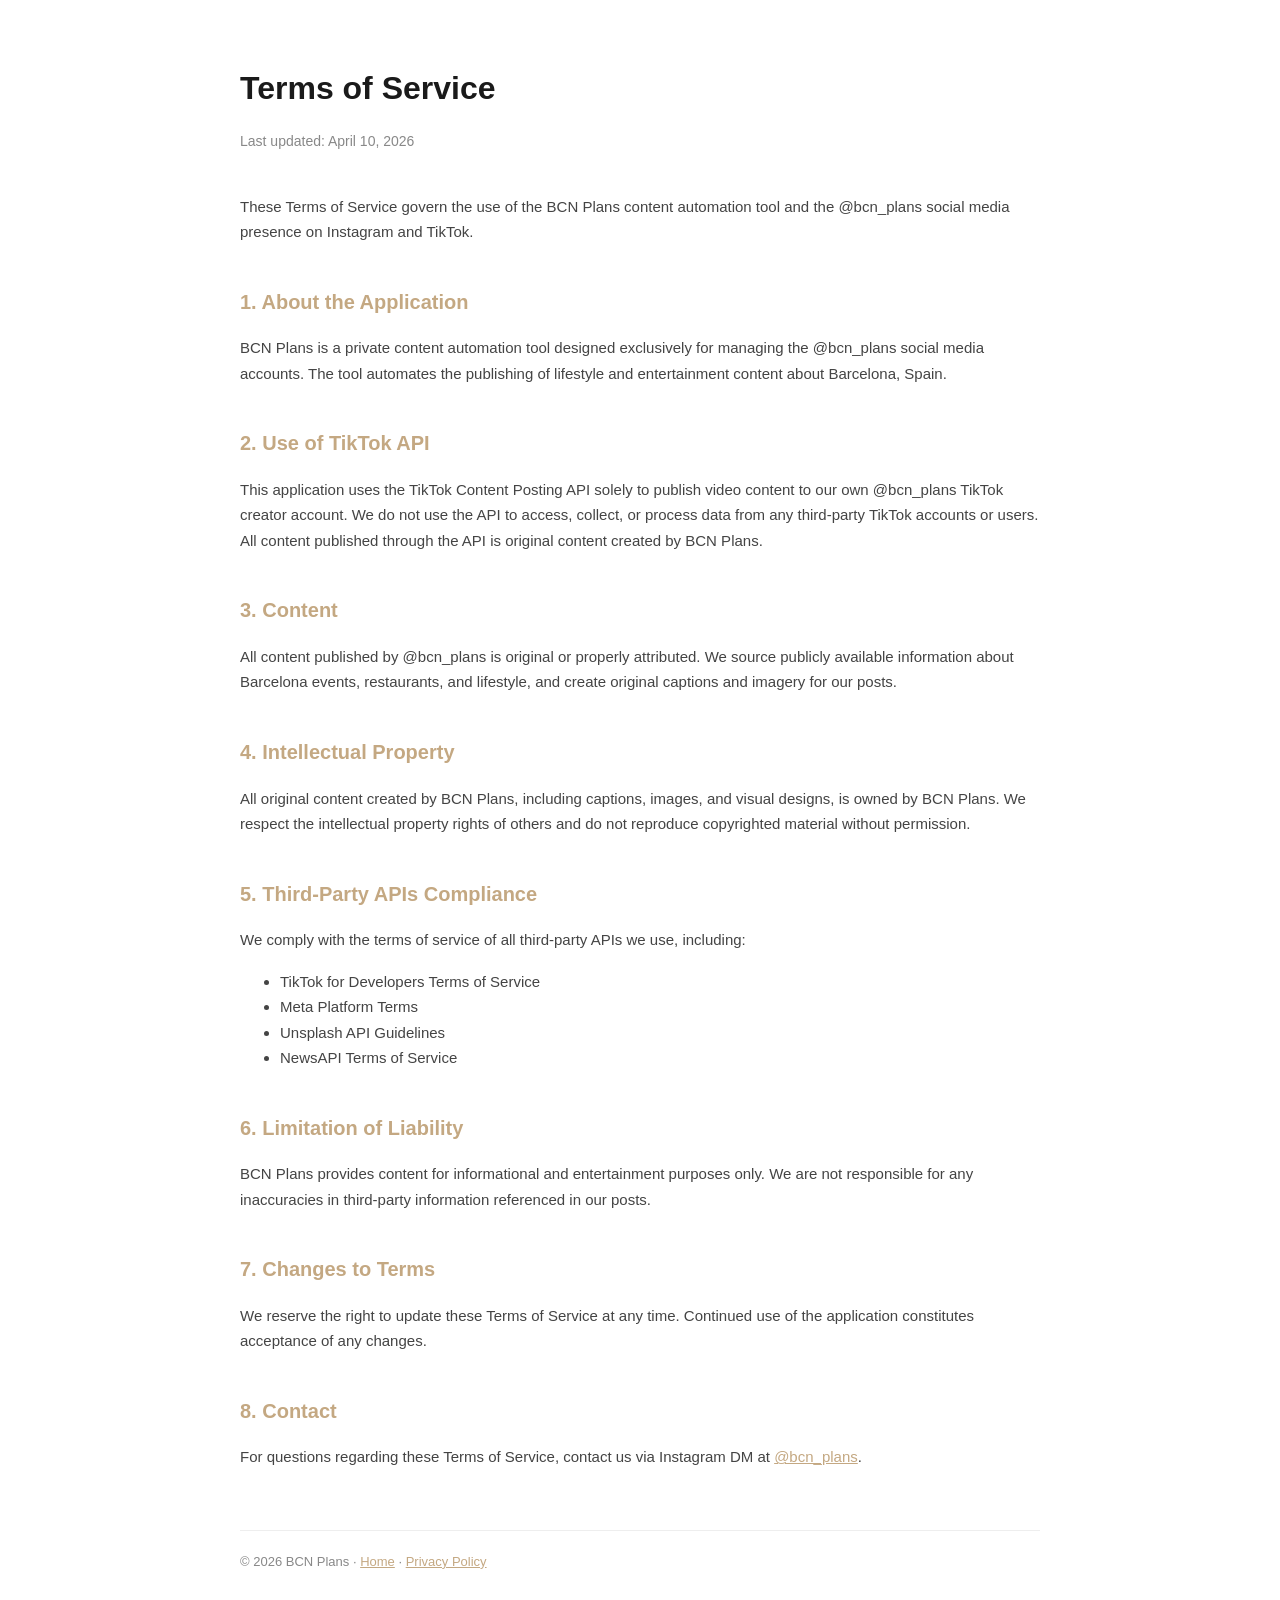
<file: aviso-legal/index.html>
<!DOCTYPE html>
<html lang="en">
<head>
<meta charset="UTF-8">
<meta name="viewport" content="width=device-width, initial-scale=1.0">
<title>Terms of Service — BCN Plans</title>
<style>
  body { font-family: -apple-system, sans-serif; max-width: 800px; margin: 0 auto; padding: 40px 20px; color: #1a1a1a; line-height: 1.7; }
  h1 { font-size: 32px; margin-bottom: 8px; }
  h2 { font-size: 20px; margin-top: 40px; color: #C4A882; }
  p, li { font-size: 15px; color: #444; }
  .date { color: #888; font-size: 14px; margin-bottom: 40px; }
  a { color: #C4A882; }
  footer { margin-top: 60px; padding-top: 20px; border-top: 1px solid #eee; color: #888; font-size: 13px; }
</style>
</head>
<body>
<h1>Terms of Service</h1>
<p class="date">Last updated: April 10, 2026</p>

<p>These Terms of Service govern the use of the BCN Plans content automation tool and the @bcn_plans social media presence on Instagram and TikTok.</p>

<h2>1. About the Application</h2>
<p>BCN Plans is a private content automation tool designed exclusively for managing the @bcn_plans social media accounts. The tool automates the publishing of lifestyle and entertainment content about Barcelona, Spain.</p>

<h2>2. Use of TikTok API</h2>
<p>This application uses the TikTok Content Posting API solely to publish video content to our own @bcn_plans TikTok creator account. We do not use the API to access, collect, or process data from any third-party TikTok accounts or users. All content published through the API is original content created by BCN Plans.</p>

<h2>3. Content</h2>
<p>All content published by @bcn_plans is original or properly attributed. We source publicly available information about Barcelona events, restaurants, and lifestyle, and create original captions and imagery for our posts.</p>

<h2>4. Intellectual Property</h2>
<p>All original content created by BCN Plans, including captions, images, and visual designs, is owned by BCN Plans. We respect the intellectual property rights of others and do not reproduce copyrighted material without permission.</p>

<h2>5. Third-Party APIs Compliance</h2>
<p>We comply with the terms of service of all third-party APIs we use, including:</p>
<ul>
  <li>TikTok for Developers Terms of Service</li>
  <li>Meta Platform Terms</li>
  <li>Unsplash API Guidelines</li>
  <li>NewsAPI Terms of Service</li>
</ul>

<h2>6. Limitation of Liability</h2>
<p>BCN Plans provides content for informational and entertainment purposes only. We are not responsible for any inaccuracies in third-party information referenced in our posts.</p>

<h2>7. Changes to Terms</h2>
<p>We reserve the right to update these Terms of Service at any time. Continued use of the application constitutes acceptance of any changes.</p>

<h2>8. Contact</h2>
<p>For questions regarding these Terms of Service, contact us via Instagram DM at <a href="https://instagram.com/bcn_plans">@bcn_plans</a>.</p>

<footer>
  © 2026 BCN Plans · <a href="/bcnplansweb/">Home</a> · <a href="/bcnplansweb/privacy">Privacy Policy</a>
</footer>
</body>
</html>
</file>
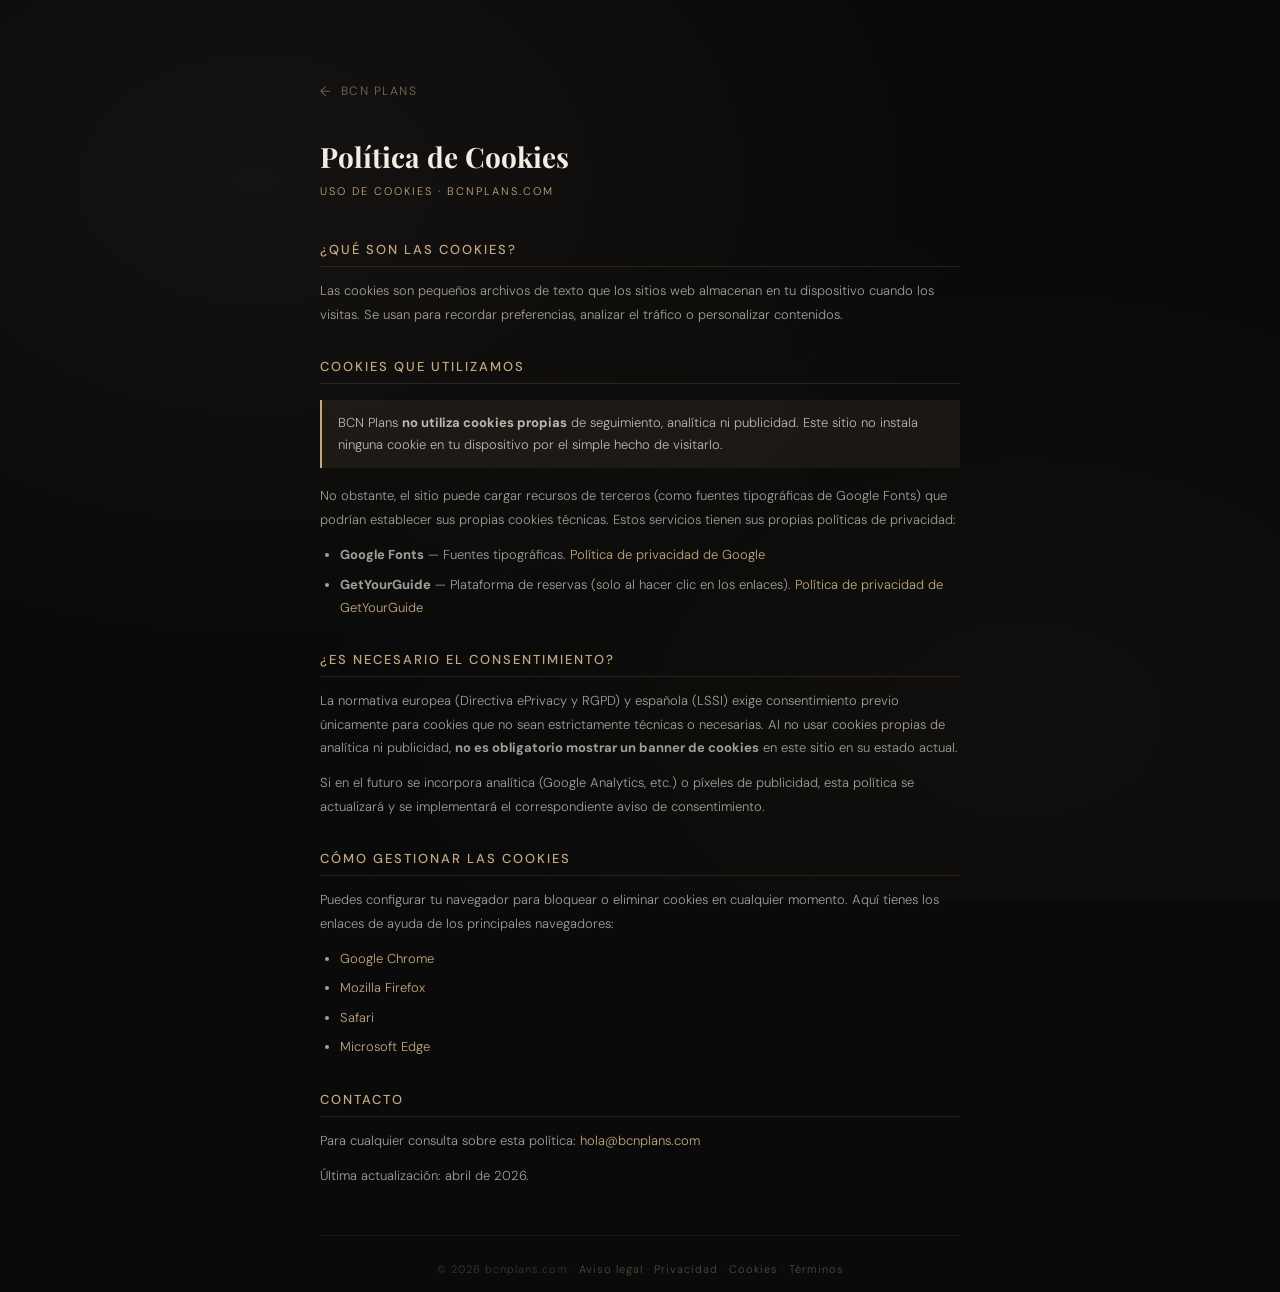
<file: cookies/index.html>
<!DOCTYPE html>
<html lang="es">
<head>
<meta charset="UTF-8">
<meta name="viewport" content="width=device-width, initial-scale=1.0">
<link rel="icon" type="image/svg+xml" href="/favicon.svg">
<link rel="preconnect" href="https://fonts.googleapis.com">
<link href="https://fonts.googleapis.com/css2?family=Playfair+Display:wght@400;700;900&family=DM+Sans:wght@300;400;500&display=swap" rel="stylesheet">
<style>
*{margin:0;padding:0;box-sizing:border-box}
html,body{height:100%;min-height:100vh}
body{background:#0a0a0a;color:#f5f0e8;font-family:'DM Sans',sans-serif;font-weight:300;min-height:100vh;display:flex;flex-direction:column;align-items:center;padding:80px 20px 60px;position:relative;overflow-x:hidden}
body::before{content:'';position:fixed;inset:0;background:radial-gradient(ellipse at 20% 20%,rgba(196,168,130,0.06) 0%,transparent 50%),radial-gradient(ellipse at 80% 80%,rgba(196,168,130,0.04) 0%,transparent 50%);pointer-events:none}
.container{width:100%;max-width:640px}
.back{display:inline-flex;align-items:center;gap:8px;color:rgba(196,168,130,0.6);text-decoration:none;font-size:12px;letter-spacing:1.5px;text-transform:uppercase;margin-bottom:40px;transition:color 0.2s}
.back:hover{color:#c4a882}
.back::before{content:'←';font-size:14px}
h1{font-family:'Playfair Display',serif;font-size:28px;font-weight:700;color:#f5f0e8;margin-bottom:8px;line-height:1.2}
.subtitle{font-size:11px;letter-spacing:2px;text-transform:uppercase;color:#c4a882;margin-bottom:40px}
h2{font-size:13px;font-weight:500;letter-spacing:2px;text-transform:uppercase;color:#c4a882;margin:32px 0 12px;padding-bottom:8px;border-bottom:1px solid rgba(196,168,130,0.15)}
p,li{font-size:13px;color:rgba(245,240,232,0.65);line-height:1.8;margin-bottom:12px}
ul,ol{padding-left:20px;margin-bottom:12px}
li{margin-bottom:6px}
a{color:#c4a882;text-decoration:none}
a:hover{text-decoration:underline}
.highlight{background:rgba(196,168,130,0.08);border-left:2px solid #c4a882;padding:12px 16px;margin:16px 0;font-size:13px;color:rgba(245,240,232,0.75);line-height:1.7}
.footer-text{margin-top:48px;padding-top:24px;border-top:1px solid rgba(196,168,130,0.1);font-size:11px;color:rgba(245,240,232,0.2);letter-spacing:1px;text-align:center}
.footer-text a{color:rgba(196,168,130,0.4)}
</style>
</head>
<body>
<div class="container">
<a href="/" class="back">BCN Plans</a>

<h1>Política de Cookies</h1>
<p class="subtitle">Uso de cookies · bcnplans.com</p>

<h2>¿Qué son las cookies?</h2>
<p>Las cookies son pequeños archivos de texto que los sitios web almacenan en tu dispositivo cuando los visitas. Se usan para recordar preferencias, analizar el tráfico o personalizar contenidos.</p>

<h2>Cookies que utilizamos</h2>
<div class="highlight">
  BCN Plans <strong>no utiliza cookies propias</strong> de seguimiento, analítica ni publicidad. Este sitio no instala ninguna cookie en tu dispositivo por el simple hecho de visitarlo.
</div>

<p>No obstante, el sitio puede cargar recursos de terceros (como fuentes tipográficas de Google Fonts) que podrían establecer sus propias cookies técnicas. Estos servicios tienen sus propias políticas de privacidad:</p>
<ul>
  <li><strong>Google Fonts</strong> — Fuentes tipográficas. <a href="https://policies.google.com/privacy" target="_blank" rel="noopener">Política de privacidad de Google</a></li>
  <li><strong>GetYourGuide</strong> — Plataforma de reservas (solo al hacer clic en los enlaces). <a href="https://www.getyourguide.es/privacidad/" target="_blank" rel="noopener">Política de privacidad de GetYourGuide</a></li>
</ul>

<h2>¿Es necesario el consentimiento?</h2>
<p>La normativa europea (Directiva ePrivacy y RGPD) y española (LSSI) exige consentimiento previo únicamente para cookies que no sean estrictamente técnicas o necesarias. Al no usar cookies propias de analítica ni publicidad, <strong>no es obligatorio mostrar un banner de cookies</strong> en este sitio en su estado actual.</p>
<p>Si en el futuro se incorpora analítica (Google Analytics, etc.) o píxeles de publicidad, esta política se actualizará y se implementará el correspondiente aviso de consentimiento.</p>

<h2>Cómo gestionar las cookies</h2>
<p>Puedes configurar tu navegador para bloquear o eliminar cookies en cualquier momento. Aquí tienes los enlaces de ayuda de los principales navegadores:</p>
<ul>
  <li><a href="https://support.google.com/chrome/answer/95647" target="_blank" rel="noopener">Google Chrome</a></li>
  <li><a href="https://support.mozilla.org/es/kb/habilitar-y-deshabilitar-cookies-sitios-web-rastrear-preferencias" target="_blank" rel="noopener">Mozilla Firefox</a></li>
  <li><a href="https://support.apple.com/es-es/guide/safari/sfri11471/mac" target="_blank" rel="noopener">Safari</a></li>
  <li><a href="https://support.microsoft.com/es-es/windows/eliminar-y-administrar-cookies-168dab11-0753-043d-7c16-ede5947fc64d" target="_blank" rel="noopener">Microsoft Edge</a></li>
</ul>

<h2>Contacto</h2>
<p>Para cualquier consulta sobre esta política: <a href="mailto:hola@bcnplans.com">hola@bcnplans.com</a></p>
<p>Última actualización: abril de 2026.</p>

<p class="footer-text">© 2026 bcnplans.com · <a href="/aviso-legal/">Aviso legal</a> · <a href="/privacidad/">Privacidad</a> · <a href="/cookies/">Cookies</a> · <a href="/terminos/">Términos</a></p>
</div>
</body>
</html>
</file>
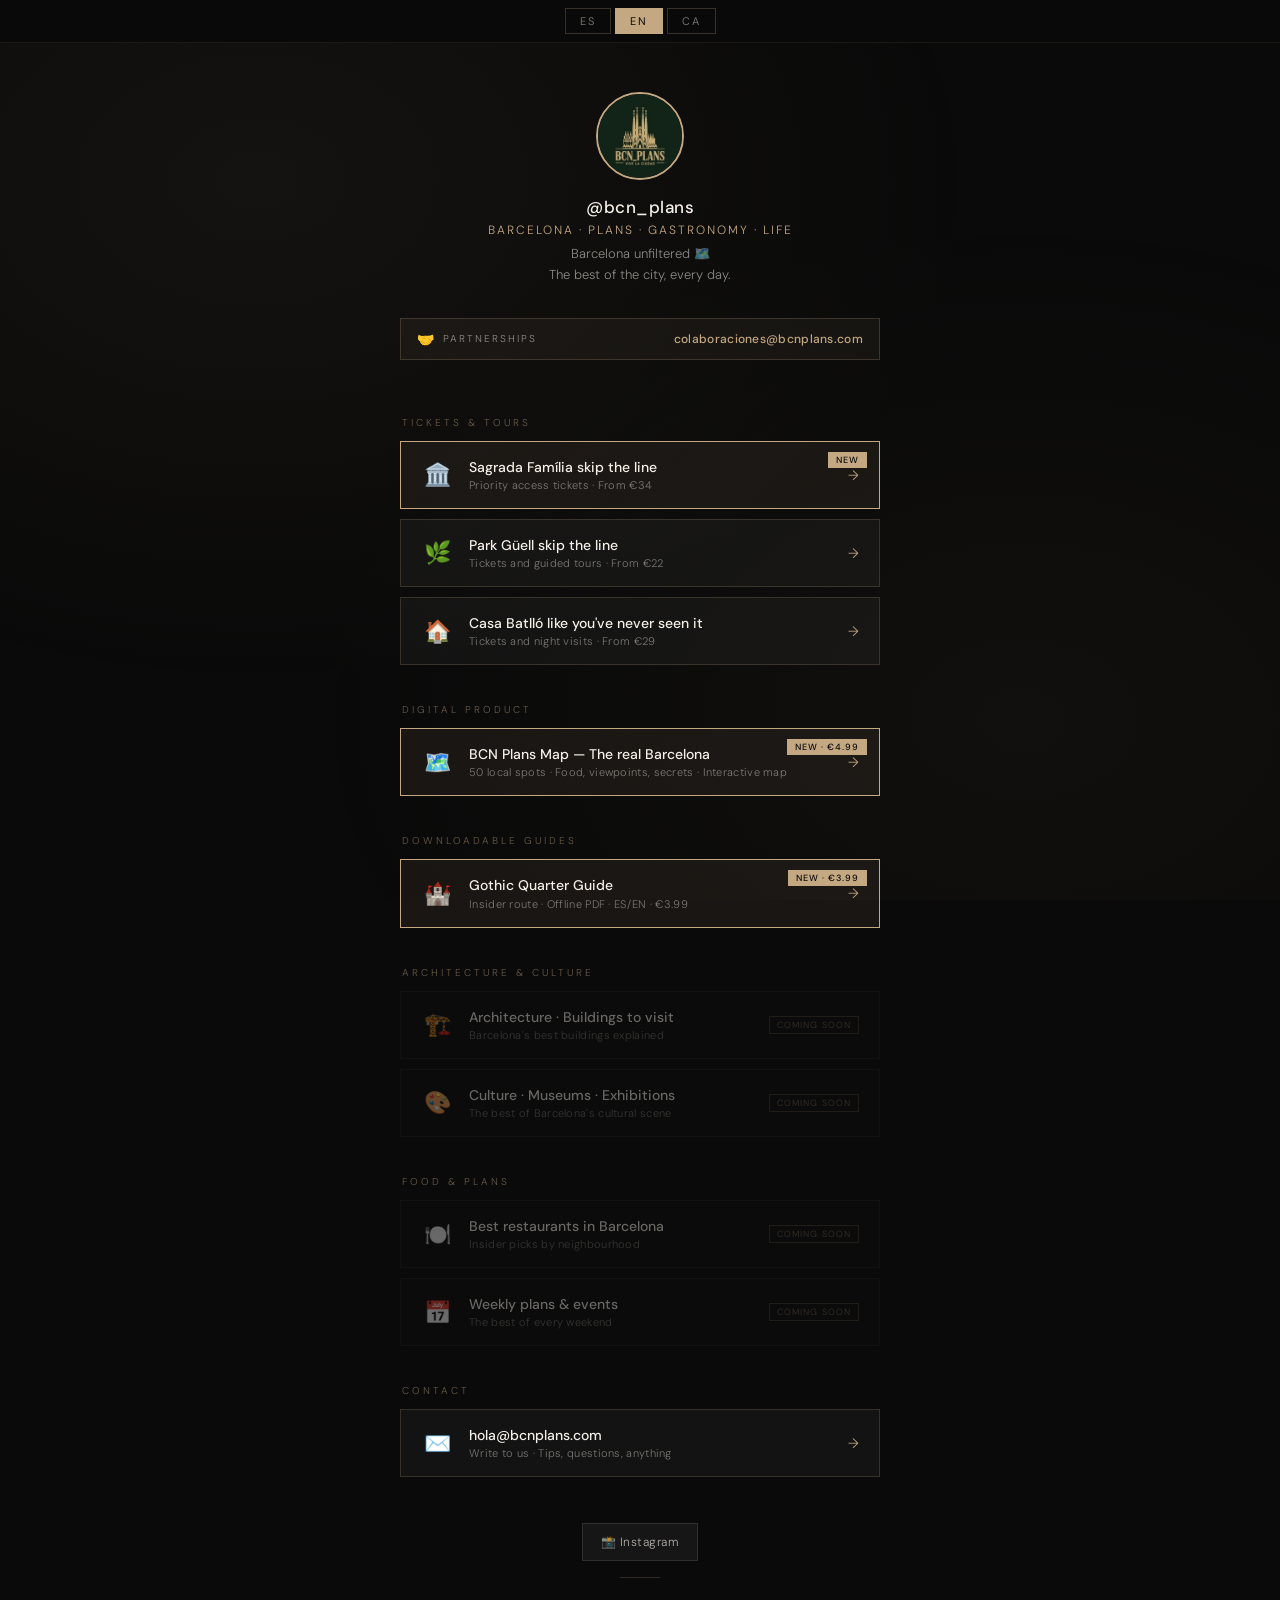
<file: Old/index.html>
<!DOCTYPE html>
<html lang="es">
<head>
<meta charset="UTF-8">
<link rel="icon" type="image/svg+xml" href="favicon.svg">
<link rel="icon" type="image/x-icon" href="favicon.ico">
<meta name="viewport" content="width=device-width, initial-scale=1.0">
<title>BCN Plans — Barcelona sin filtros</title>
<meta name="description" content="Barcelona sin filtros. Planes, restaurantes, cultura y arquitectura. Todo lo mejor de la ciudad cada día.">
<link rel="preconnect" href="https://fonts.googleapis.com">
<link href="https://fonts.googleapis.com/css2?family=Playfair+Display:wght@400;700;900&family=DM+Sans:wght@300;400;500&display=swap" rel="stylesheet">
<style>
*{margin:0;padding:0;box-sizing:border-box}
html,body{height:100%;min-height:100vh}
body{background:#0a0a0a;color:#f5f0e8;font-family:'DM Sans',sans-serif;font-weight:300;min-height:100vh;display:flex;flex-direction:column;align-items:center;padding:48px 20px 60px;position:relative;overflow-x:hidden}
body::before{content:'';position:fixed;inset:0;background:radial-gradient(ellipse at 20% 20%,rgba(196,168,130,0.06) 0%,transparent 50%),radial-gradient(ellipse at 80% 80%,rgba(196,168,130,0.04) 0%,transparent 50%);pointer-events:none}
.lang-bar{position:fixed;top:0;left:0;right:0;background:rgba(10,10,10,0.95);backdrop-filter:blur(8px);display:flex;justify-content:center;gap:4px;padding:8px 16px;z-index:100;border-bottom:1px solid rgba(196,168,130,0.1)}
.lang-btn{background:transparent;border:1px solid rgba(196,168,130,0.25);color:rgba(245,240,232,0.45);font-family:'DM Sans',sans-serif;font-size:11px;letter-spacing:2px;padding:5px 14px;cursor:pointer;text-transform:uppercase;transition:all 0.2s}
.lang-btn:hover,.lang-btn.active{background:#c4a882;border-color:#c4a882;color:#0a0a0a}
[data-lang]{display:none !important}
[data-lang].visible{display:flex !important;flex-direction:column;align-items:center;width:100%;max-width:480px}
.avatar{width:88px;height:88px;border-radius:50%;border:2px solid #c4a882;overflow:hidden;margin-bottom:16px;margin-top:44px;flex-shrink:0;display:block}.avatar img{width:100%;height:100%;object-fit:cover}
.handle{font-size:17px;font-weight:500;letter-spacing:0.5px;margin-bottom:4px;color:#f5f0e8}
.tagline{font-size:12px;letter-spacing:2px;text-transform:uppercase;color:#c4a882;margin-bottom:6px;text-align:center}
.bio{font-size:13px;color:rgba(245,240,232,0.55);text-align:center;margin-bottom:32px;line-height:1.6;max-width:320px}
.section-label{width:100%;font-size:10px;letter-spacing:3px;text-transform:uppercase;color:rgba(196,168,130,0.5);margin-bottom:12px;margin-top:28px;padding-left:2px}
.link-card{width:100%;display:flex;align-items:center;gap:16px;background:rgba(255,255,255,0.04);border:1px solid rgba(196,168,130,0.2);padding:16px 20px;text-decoration:none;color:#f5f0e8;margin-bottom:10px;transition:all 0.2s;position:relative;overflow:hidden}
.link-card::before{content:'';position:absolute;inset:0;background:linear-gradient(90deg,rgba(196,168,130,0.06) 0%,transparent 100%);opacity:0;transition:opacity 0.2s}
.link-card:hover{border-color:rgba(196,168,130,0.5);background:rgba(255,255,255,0.07);transform:translateY(-1px)}
.link-card:hover::before{opacity:1}
.link-card.destacado{border-color:#c4a882;background:rgba(196,168,130,0.08)}
.link-icon{font-size:22px;flex-shrink:0;width:32px;text-align:center}
.link-content{flex:1}
.link-title{font-size:14px;font-weight:500;margin-bottom:2px;line-height:1.3}
.link-sub{font-size:11px;color:rgba(245,240,232,0.45);letter-spacing:0.3px}
.link-arrow{font-size:14px;color:#c4a882;flex-shrink:0;transition:transform 0.2s}
.link-card:hover .link-arrow{transform:translateX(3px)}
.badge-new{position:absolute;top:10px;right:12px;background:#c4a882;color:#0a0a0a;font-size:9px;font-weight:500;padding:2px 8px;letter-spacing:1px;text-transform:uppercase}
.link-card.soon{opacity:0.4;cursor:default;pointer-events:none;border-color:rgba(255,255,255,0.06);background:rgba(255,255,255,0.02)}
.link-card.soon .link-arrow{display:none}
.badge-soon{font-size:9px;letter-spacing:1px;text-transform:uppercase;color:rgba(196,168,130,0.6);border:1px solid rgba(196,168,130,0.3);padding:2px 7px;flex-shrink:0;white-space:nowrap}
.social-row{display:flex;gap:12px;margin-top:36px;margin-bottom:8px}
.social-btn{display:flex;align-items:center;gap:8px;background:rgba(255,255,255,0.05);border:1px solid rgba(255,255,255,0.1);color:rgba(245,240,232,0.7);text-decoration:none;font-size:12px;letter-spacing:0.5px;padding:10px 18px;transition:all 0.2s}
.social-btn:hover{background:rgba(255,255,255,0.09);color:#f5f0e8;border-color:rgba(196,168,130,0.3)}
.divider{width:40px;height:1px;background:rgba(196,168,130,0.2);margin:8px auto 0}
.footer-text{margin-top:32px;font-size:11px;color:rgba(245,240,232,0.2);letter-spacing:1px;text-align:center}
.footer-text a{color:rgba(196,168,130,0.4);text-decoration:none}

.collab-strip{width:100%;display:flex;align-items:center;justify-content:space-between;gap:10px;background:rgba(196,168,130,0.06);border:1px solid rgba(196,168,130,0.22);padding:11px 16px;text-decoration:none;color:#f5f0e8;margin:0 0 28px;transition:all 0.2s}
.collab-strip:hover{background:rgba(196,168,130,0.12);border-color:rgba(196,168,130,0.5);transform:translateY(-1px)}
.collab-strip .cs-left{display:flex;align-items:center;gap:9px;min-width:0}
.collab-strip .cs-icon{font-size:14px;flex-shrink:0}
.collab-strip .cs-label{font-size:10px;letter-spacing:2px;text-transform:uppercase;color:rgba(245,240,232,0.55);white-space:nowrap}
.collab-strip .cs-email{font-size:12px;letter-spacing:0.3px;color:#c4a882;font-weight:500;overflow:hidden;text-overflow:ellipsis;white-space:nowrap;min-width:0}
@media (max-width:380px){
  .collab-strip{flex-direction:column;align-items:flex-start;gap:4px}
  .collab-strip .cs-email{font-size:11px}
}
@keyframes fadeUp{from{opacity:0;transform:translateY(12px)}to{opacity:1;transform:translateY(0)}}
.avatar{animation:fadeUp 0.4s ease both}
.handle{animation:fadeUp 0.4s 0.05s ease both}
.tagline{animation:fadeUp 0.4s 0.1s ease both}
.bio{animation:fadeUp 0.4s 0.15s ease both}
</style>
</head>
<body>

<div class="lang-bar">
  <button class="lang-btn active" onclick="setLang('es')">ES</button>
  <button class="lang-btn" onclick="setLang('en')">EN</button>
  <button class="lang-btn" onclick="setLang('ca')">CA</button>
</div>

<!-- ══ CASTELLANO ══ -->
<div data-lang="es" class="visible">
  <a href="index.html" class="avatar"><img src="[data-uri]" alt="BCN Plans"></a>
  <p class="handle">@bcn_plans</p>
  <p class="tagline">Barcelona · Plans · Gastronomia · Vida</p>
  <p class="bio">Barcelona sin filtros 🗺️<br>Todo lo mejor de la ciudad, cada día.</p>
  <a href="mailto:colaboraciones@bcnplans.com" class="collab-strip">
    <span class="cs-left"><span class="cs-icon">🤝</span><span class="cs-label">Colaboraciones</span></span>
    <span class="cs-email">colaboraciones@bcnplans.com</span>
  </a>

  <p class="section-label">Entradas & Tours</p>
  <a href="sagrada-familia/index.html" class="link-card destacado">
    <span class="badge-new">Nuevo</span>
    <span class="link-icon">🏛️</span>
    <div class="link-content">
      <p class="link-title">Sagrada Família sin colas</p>
      <p class="link-sub">Entradas con acceso prioritario · Desde 34€</p>
    </div>
    <span class="link-arrow">→</span>
  </a>
  <a href="park-guell/index.html" class="link-card">
    <span class="link-icon">🌿</span>
    <div class="link-content">
      <p class="link-title">Park Güell sin colas</p>
      <p class="link-sub">Entradas y tours guiados · Desde 22€</p>
    </div>
    <span class="link-arrow">→</span>
  </a>
  <a href="casa-batllo/index.html" class="link-card">
    <span class="link-icon">🏠</span>
    <div class="link-content">
      <p class="link-title">Casa Batlló como nunca la has visto</p>
      <p class="link-sub">Entradas y visitas nocturnas · Desde 29€</p>
    </div>
    <span class="link-arrow">→</span>
  </a>

  <p class="section-label">Producto Digital</p>
  <a href="https://bcnplanner.gumroad.com/l/bcn-plans-map" target="_blank" rel="noopener" class="link-card destacado">
    <span class="badge-new">Nuevo · 4,99€</span>
    <span class="link-icon">🗺️</span>
    <div class="link-content">
      <p class="link-title">BCN Plans Map — La Barcelona real</p>
      <p class="link-sub">50 spots locales · Gastro, miradores, secretos · Mapa interactivo</p>
    </div>
    <span class="link-arrow">→</span>
  </a>

  <p class="section-label">Guías Descargables</p>
  <a href="https://bcnplanner.gumroad.com/l/guia-barrio-gotico" target="_blank" rel="noopener" class="link-card destacado">
    <span class="badge-new">Nuevo · 3,99€</span>
    <span class="link-icon">🏰</span>
    <div class="link-content">
      <p class="link-title">Guía del Barrio Gótico</p>
      <p class="link-sub">Ruta insider · PDF offline · ES/EN · 3,99€</p>
    </div>
    <span class="link-arrow">→</span>
  </a>

  <p class="section-label">Arquitectura & Cultura</p>
  <div class="link-card soon">
    <span class="link-icon">🏗️</span>
    <div class="link-content">
      <p class="link-title">Arquitectura · Edificios que visitar</p>
      <p class="link-sub">Los mejores edificios de Barcelona explicados</p>
    </div>
    <span class="badge-soon">Próximamente</span>
  </div>
  <div class="link-card soon">
    <span class="link-icon">🎨</span>
    <div class="link-content">
      <p class="link-title">Cultura · Museos · Exposiciones</p>
      <p class="link-sub">Lo mejor de la cultura barcelonesa</p>
    </div>
    <span class="badge-soon">Próximamente</span>
  </div>

  <p class="section-label">Gastronomía & Planes</p>
  <div class="link-card soon">
    <span class="link-icon">🍽️</span>
    <div class="link-content">
      <p class="link-title">Mejores restaurantes de Barcelona</p>
      <p class="link-sub">Selección insider por barrios</p>
    </div>
    <span class="badge-soon">Próximamente</span>
  </div>
  <div class="link-card soon">
    <span class="link-icon">📅</span>
    <div class="link-content">
      <p class="link-title">Agenda semanal de planes</p>
      <p class="link-sub">Lo mejor de cada fin de semana</p>
    </div>
    <span class="badge-soon">Próximamente</span>
  </div>

  <p class="section-label">Contacto</p>
  <a href="mailto:hola@bcnplans.com" class="link-card">
    <span class="link-icon">✉️</span>
    <div class="link-content">
      <p class="link-title">hola@bcnplans.com</p>
      <p class="link-sub">Escríbenos · Sugerencias, dudas, lo que sea</p>
    </div>
    <span class="link-arrow">→</span>
  </a>

  <div class="social-row">
    <a href="https://instagram.com/bcn_plans" target="_blank" class="social-btn">📸 Instagram</a>
  </div>
  <div class="divider"></div>
  <p class="footer-text">© 2026 bcnplans.com · <a href="#">Aviso legal</a> · <a href="#">Privacidad</a> · <a href="#">Cookies</a></p>
</div>

<!-- ══ ENGLISH ══ -->
<div data-lang="en">
  <a href="index.html" class="avatar"><img src="[data-uri]" alt="BCN Plans"></a>
  <p class="handle">@bcn_plans</p>
  <p class="tagline">Barcelona · Plans · Gastronomy · Life</p>
  <p class="bio">Barcelona unfiltered 🗺️<br>The best of the city, every day.</p>
  <a href="mailto:colaboraciones@bcnplans.com" class="collab-strip">
    <span class="cs-left"><span class="cs-icon">🤝</span><span class="cs-label">Partnerships</span></span>
    <span class="cs-email">colaboraciones@bcnplans.com</span>
  </a>

  <p class="section-label">Tickets & Tours</p>
  <a href="sagrada-familia/index.html" class="link-card destacado">
    <span class="badge-new">New</span>
    <span class="link-icon">🏛️</span>
    <div class="link-content">
      <p class="link-title">Sagrada Família skip the line</p>
      <p class="link-sub">Priority access tickets · From €34</p>
    </div>
    <span class="link-arrow">→</span>
  </a>
  <a href="park-guell/index.html" class="link-card">
    <span class="link-icon">🌿</span>
    <div class="link-content">
      <p class="link-title">Park Güell skip the line</p>
      <p class="link-sub">Tickets and guided tours · From €22</p>
    </div>
    <span class="link-arrow">→</span>
  </a>
  <a href="casa-batllo/index.html" class="link-card">
    <span class="link-icon">🏠</span>
    <div class="link-content">
      <p class="link-title">Casa Batlló like you've never seen it</p>
      <p class="link-sub">Tickets and night visits · From €29</p>
    </div>
    <span class="link-arrow">→</span>
  </a>

  <p class="section-label">Digital Product</p>
  <a href="https://bcnplanner.gumroad.com/l/bcn-plans-map" target="_blank" rel="noopener" class="link-card destacado">
    <span class="badge-new">New · €4.99</span>
    <span class="link-icon">🗺️</span>
    <div class="link-content">
      <p class="link-title">BCN Plans Map — The real Barcelona</p>
      <p class="link-sub">50 local spots · Food, viewpoints, secrets · Interactive map</p>
    </div>
    <span class="link-arrow">→</span>
  </a>

  <p class="section-label">Downloadable Guides</p>
  <a href="https://bcnplanner.gumroad.com/l/guia-barrio-gotico" target="_blank" rel="noopener" class="link-card destacado">
    <span class="badge-new">New · €3.99</span>
    <span class="link-icon">🏰</span>
    <div class="link-content">
      <p class="link-title">Gothic Quarter Guide</p>
      <p class="link-sub">Insider route · Offline PDF · ES/EN · €3.99</p>
    </div>
    <span class="link-arrow">→</span>
  </a>

  <p class="section-label">Architecture & Culture</p>
  <div class="link-card soon">
    <span class="link-icon">🏗️</span>
    <div class="link-content">
      <p class="link-title">Architecture · Buildings to visit</p>
      <p class="link-sub">Barcelona's best buildings explained</p>
    </div>
    <span class="badge-soon">Coming soon</span>
  </div>
  <div class="link-card soon">
    <span class="link-icon">🎨</span>
    <div class="link-content">
      <p class="link-title">Culture · Museums · Exhibitions</p>
      <p class="link-sub">The best of Barcelona's cultural scene</p>
    </div>
    <span class="badge-soon">Coming soon</span>
  </div>

  <p class="section-label">Food & Plans</p>
  <div class="link-card soon">
    <span class="link-icon">🍽️</span>
    <div class="link-content">
      <p class="link-title">Best restaurants in Barcelona</p>
      <p class="link-sub">Insider picks by neighbourhood</p>
    </div>
    <span class="badge-soon">Coming soon</span>
  </div>
  <div class="link-card soon">
    <span class="link-icon">📅</span>
    <div class="link-content">
      <p class="link-title">Weekly plans & events</p>
      <p class="link-sub">The best of every weekend</p>
    </div>
    <span class="badge-soon">Coming soon</span>
  </div>

  <p class="section-label">Contact</p>
  <a href="mailto:hola@bcnplans.com" class="link-card">
    <span class="link-icon">✉️</span>
    <div class="link-content">
      <p class="link-title">hola@bcnplans.com</p>
      <p class="link-sub">Write to us · Tips, questions, anything</p>
    </div>
    <span class="link-arrow">→</span>
  </a>

  <div class="social-row">
    <a href="https://instagram.com/bcn_plans" target="_blank" class="social-btn">📸 Instagram</a>
  </div>
  <div class="divider"></div>
  <p class="footer-text">© 2026 bcnplans.com · <a href="#">Legal notice</a> · <a href="#">Privacy</a> · <a href="#">Cookies</a></p>
</div>

<!-- ══ CATALÀ ══ -->
<div data-lang="ca">
  <a href="index.html" class="avatar"><img src="[data-uri]" alt="BCN Plans"></a>
  <p class="handle">@bcn_plans</p>
  <p class="tagline">Barcelona · Plans · Gastronomia · Vida</p>
  <p class="bio">Barcelona sense filtres 🗺️<br>Tot el millor de la ciutat, cada dia.</p>
  <a href="mailto:colaboraciones@bcnplans.com" class="collab-strip">
    <span class="cs-left"><span class="cs-icon">🤝</span><span class="cs-label">Col·laboracions</span></span>
    <span class="cs-email">colaboraciones@bcnplans.com</span>
  </a>

  <p class="section-label">Entrades & Tours</p>
  <a href="sagrada-familia/index.html" class="link-card destacado">
    <span class="badge-new">Nou</span>
    <span class="link-icon">🏛️</span>
    <div class="link-content">
      <p class="link-title">Sagrada Família sense cues</p>
      <p class="link-sub">Entrades amb accés prioritari · Des de 34€</p>
    </div>
    <span class="link-arrow">→</span>
  </a>
  <a href="park-guell/index.html" class="link-card">
    <span class="link-icon">🌿</span>
    <div class="link-content">
      <p class="link-title">Park Güell sense cues</p>
      <p class="link-sub">Entrades i tours guiats · Des de 22€</p>
    </div>
    <span class="link-arrow">→</span>
  </a>
  <a href="casa-batllo/index.html" class="link-card">
    <span class="link-icon">🏠</span>
    <div class="link-content">
      <p class="link-title">Casa Batlló com mai no l'has vista</p>
      <p class="link-sub">Entrades i visites nocturnes · Des de 29€</p>
    </div>
    <span class="link-arrow">→</span>
  </a>

  <p class="section-label">Producte Digital</p>
  <a href="https://bcnplanner.gumroad.com/l/bcn-plans-map" target="_blank" rel="noopener" class="link-card destacado">
    <span class="badge-new">Nou · 4,99€</span>
    <span class="link-icon">🗺️</span>
    <div class="link-content">
      <p class="link-title">BCN Plans Map — La Barcelona real</p>
      <p class="link-sub">50 spots locals · Gastro, miradors, secrets · Mapa interactiu</p>
    </div>
    <span class="link-arrow">→</span>
  </a>

  <p class="section-label">Guies Descarregables</p>
  <a href="https://bcnplanner.gumroad.com/l/guia-barrio-gotico" target="_blank" rel="noopener" class="link-card destacado">
    <span class="badge-new">Nou · 3,99€</span>
    <span class="link-icon">🏰</span>
    <div class="link-content">
      <p class="link-title">Guia del Barri Gòtic</p>
      <p class="link-sub">Ruta insider · PDF offline · ES/EN · 3,99€</p>
    </div>
    <span class="link-arrow">→</span>
  </a>

  <p class="section-label">Arquitectura & Cultura</p>
  <div class="link-card soon">
    <span class="link-icon">🏗️</span>
    <div class="link-content">
      <p class="link-title">Arquitectura · Edificis a visitar</p>
      <p class="link-sub">Els millors edificis de Barcelona explicats</p>
    </div>
    <span class="badge-soon">Pròximament</span>
  </div>
  <div class="link-card soon">
    <span class="link-icon">🎨</span>
    <div class="link-content">
      <p class="link-title">Cultura · Museus · Exposicions</p>
      <p class="link-sub">El millor de la cultura barcelonina</p>
    </div>
    <span class="badge-soon">Pròximament</span>
  </div>

  <p class="section-label">Gastronomia & Plans</p>
  <div class="link-card soon">
    <span class="link-icon">🍽️</span>
    <div class="link-content">
      <p class="link-title">Millors restaurants de Barcelona</p>
      <p class="link-sub">Selecció insider per barris</p>
    </div>
    <span class="badge-soon">Pròximament</span>
  </div>
  <div class="link-card soon">
    <span class="link-icon">📅</span>
    <div class="link-content">
      <p class="link-title">Agenda setmanal de plans</p>
      <p class="link-sub">El millor de cada cap de setmana</p>
    </div>
    <span class="badge-soon">Pròximament</span>
  </div>

  <p class="section-label">Contacte</p>
  <a href="mailto:hola@bcnplans.com" class="link-card">
    <span class="link-icon">✉️</span>
    <div class="link-content">
      <p class="link-title">hola@bcnplans.com</p>
      <p class="link-sub">Escriu-nos · Suggeriments, dubtes, el que sigui</p>
    </div>
    <span class="link-arrow">→</span>
  </a>

  <div class="social-row">
    <a href="https://instagram.com/bcn_plans" target="_blank" class="social-btn">📸 Instagram</a>
  </div>
  <div class="divider"></div>
  <p class="footer-text">© 2026 bcnplans.com · <a href="#">Avís legal</a> · <a href="#">Privacitat</a> · <a href="#">Cookies</a></p>
</div>

<script>
function _bcnPropagateLang(lang){
  document.querySelectorAll('a[href]').forEach(function(a){
    var h=a.getAttribute('href');
    if(!h) return;
    if(h.startsWith('http')||h.startsWith('mailto:')||h.startsWith('tel:')||h.startsWith('#')||h.startsWith('javascript:')) return;
    var hashIdx=h.indexOf('#');
    var hash=hashIdx>=0?h.slice(hashIdx):'';
    var base=hashIdx>=0?h.slice(0,hashIdx):h;
    var qIdx=base.indexOf('?');
    var path=qIdx>=0?base.slice(0,qIdx):base;
    var query=qIdx>=0?base.slice(qIdx+1):'';
    var parts=query?query.split('&').filter(function(p){return !p.startsWith('lang=');}):[];
    parts.push('lang='+lang);
    a.setAttribute('href',path+'?'+parts.join('&')+hash);
  });
}
function setLang(lang){
  document.querySelectorAll('[data-lang]').forEach(function(el){el.classList.remove('visible');});
  document.querySelectorAll('.lang-btn').forEach(function(btn){btn.classList.remove('active');});
  document.querySelectorAll('[data-lang="'+lang+'"]').forEach(function(t){t.classList.add('visible');});
  var btn=document.querySelector('.lang-btn[onclick="setLang(\''+lang+'\')"]');
  if(btn)btn.classList.add('active');
  document.documentElement.lang=lang;
  if(document.body)document.body.style.visibility='visible';
  window.scrollTo(0,0);
  try{localStorage.setItem('bcnplans_lang',lang);}catch(e){}
  try{
    var u=new URL(window.location.href);
    u.searchParams.set('lang',lang);
    window.history.replaceState({},'',u.toString());
  }catch(e){}
  _bcnPropagateLang(lang);
}
(function(){
  function init(){
    var lang=null;
    try{
      var u=new URL(window.location.href);
      var q=u.searchParams.get('lang');
      if(q&&['es','en','ca'].indexOf(q)>-1)lang=q;
    }catch(e){}
    if(!lang){try{var s=localStorage.getItem('bcnplans_lang');if(s&&['es','en','ca'].indexOf(s)>-1)lang=s;}catch(e){}}
    if(!lang){var bl=(navigator.language||'es').slice(0,2).toLowerCase();lang=bl==='ca'?'ca':(bl==='en'?'en':'es');}
    setLang(lang);
  }
  if(document.readyState==='loading')document.addEventListener('DOMContentLoaded',init);
  else init();
})();
</script>
</body>
</html>
</file>
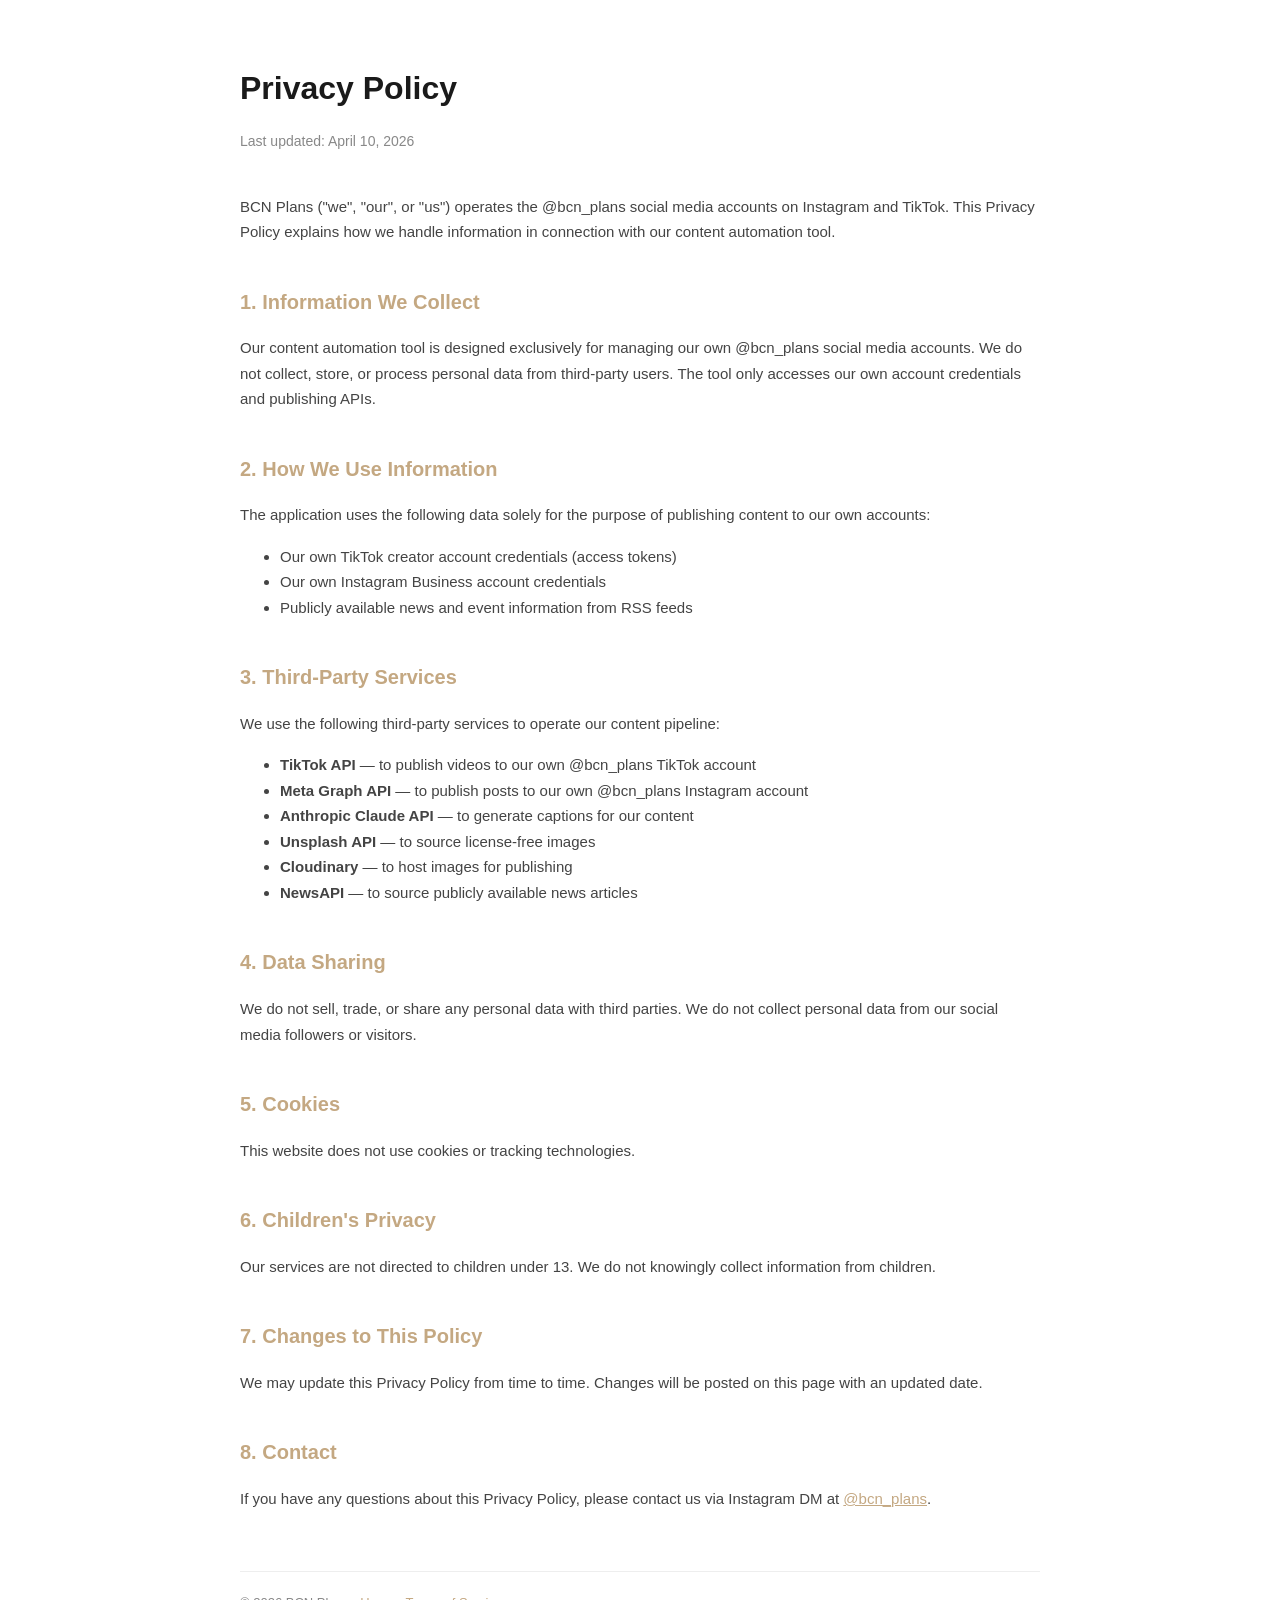
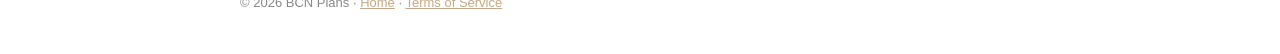
<file: privacidad/index.html>
<!DOCTYPE html>
<html lang="en">
<head>
<meta charset="UTF-8">
<meta name="viewport" content="width=device-width, initial-scale=1.0">
<title>Privacy Policy — BCN Plans</title>
<style>
  body { font-family: -apple-system, sans-serif; max-width: 800px; margin: 0 auto; padding: 40px 20px; color: #1a1a1a; line-height: 1.7; }
  h1 { font-size: 32px; margin-bottom: 8px; }
  h2 { font-size: 20px; margin-top: 40px; color: #C4A882; }
  p, li { font-size: 15px; color: #444; }
  .date { color: #888; font-size: 14px; margin-bottom: 40px; }
  a { color: #C4A882; }
  footer { margin-top: 60px; padding-top: 20px; border-top: 1px solid #eee; color: #888; font-size: 13px; }
</style>
</head>
<body>
<h1>Privacy Policy</h1>
<p class="date">Last updated: April 10, 2026</p>

<p>BCN Plans ("we", "our", or "us") operates the @bcn_plans social media accounts on Instagram and TikTok. This Privacy Policy explains how we handle information in connection with our content automation tool.</p>

<h2>1. Information We Collect</h2>
<p>Our content automation tool is designed exclusively for managing our own @bcn_plans social media accounts. We do not collect, store, or process personal data from third-party users. The tool only accesses our own account credentials and publishing APIs.</p>

<h2>2. How We Use Information</h2>
<p>The application uses the following data solely for the purpose of publishing content to our own accounts:</p>
<ul>
  <li>Our own TikTok creator account credentials (access tokens)</li>
  <li>Our own Instagram Business account credentials</li>
  <li>Publicly available news and event information from RSS feeds</li>
</ul>

<h2>3. Third-Party Services</h2>
<p>We use the following third-party services to operate our content pipeline:</p>
<ul>
  <li><strong>TikTok API</strong> — to publish videos to our own @bcn_plans TikTok account</li>
  <li><strong>Meta Graph API</strong> — to publish posts to our own @bcn_plans Instagram account</li>
  <li><strong>Anthropic Claude API</strong> — to generate captions for our content</li>
  <li><strong>Unsplash API</strong> — to source license-free images</li>
  <li><strong>Cloudinary</strong> — to host images for publishing</li>
  <li><strong>NewsAPI</strong> — to source publicly available news articles</li>
</ul>

<h2>4. Data Sharing</h2>
<p>We do not sell, trade, or share any personal data with third parties. We do not collect personal data from our social media followers or visitors.</p>

<h2>5. Cookies</h2>
<p>This website does not use cookies or tracking technologies.</p>

<h2>6. Children's Privacy</h2>
<p>Our services are not directed to children under 13. We do not knowingly collect information from children.</p>

<h2>7. Changes to This Policy</h2>
<p>We may update this Privacy Policy from time to time. Changes will be posted on this page with an updated date.</p>

<h2>8. Contact</h2>
<p>If you have any questions about this Privacy Policy, please contact us via Instagram DM at <a href="https://instagram.com/bcn_plans">@bcn_plans</a>.</p>

<footer>
  © 2026 BCN Plans · <a href="/bcnplansweb/">Home</a> · <a href="/bcnplansweb/terms">Terms of Service</a>
</footer>
</body>
</html>
</file>
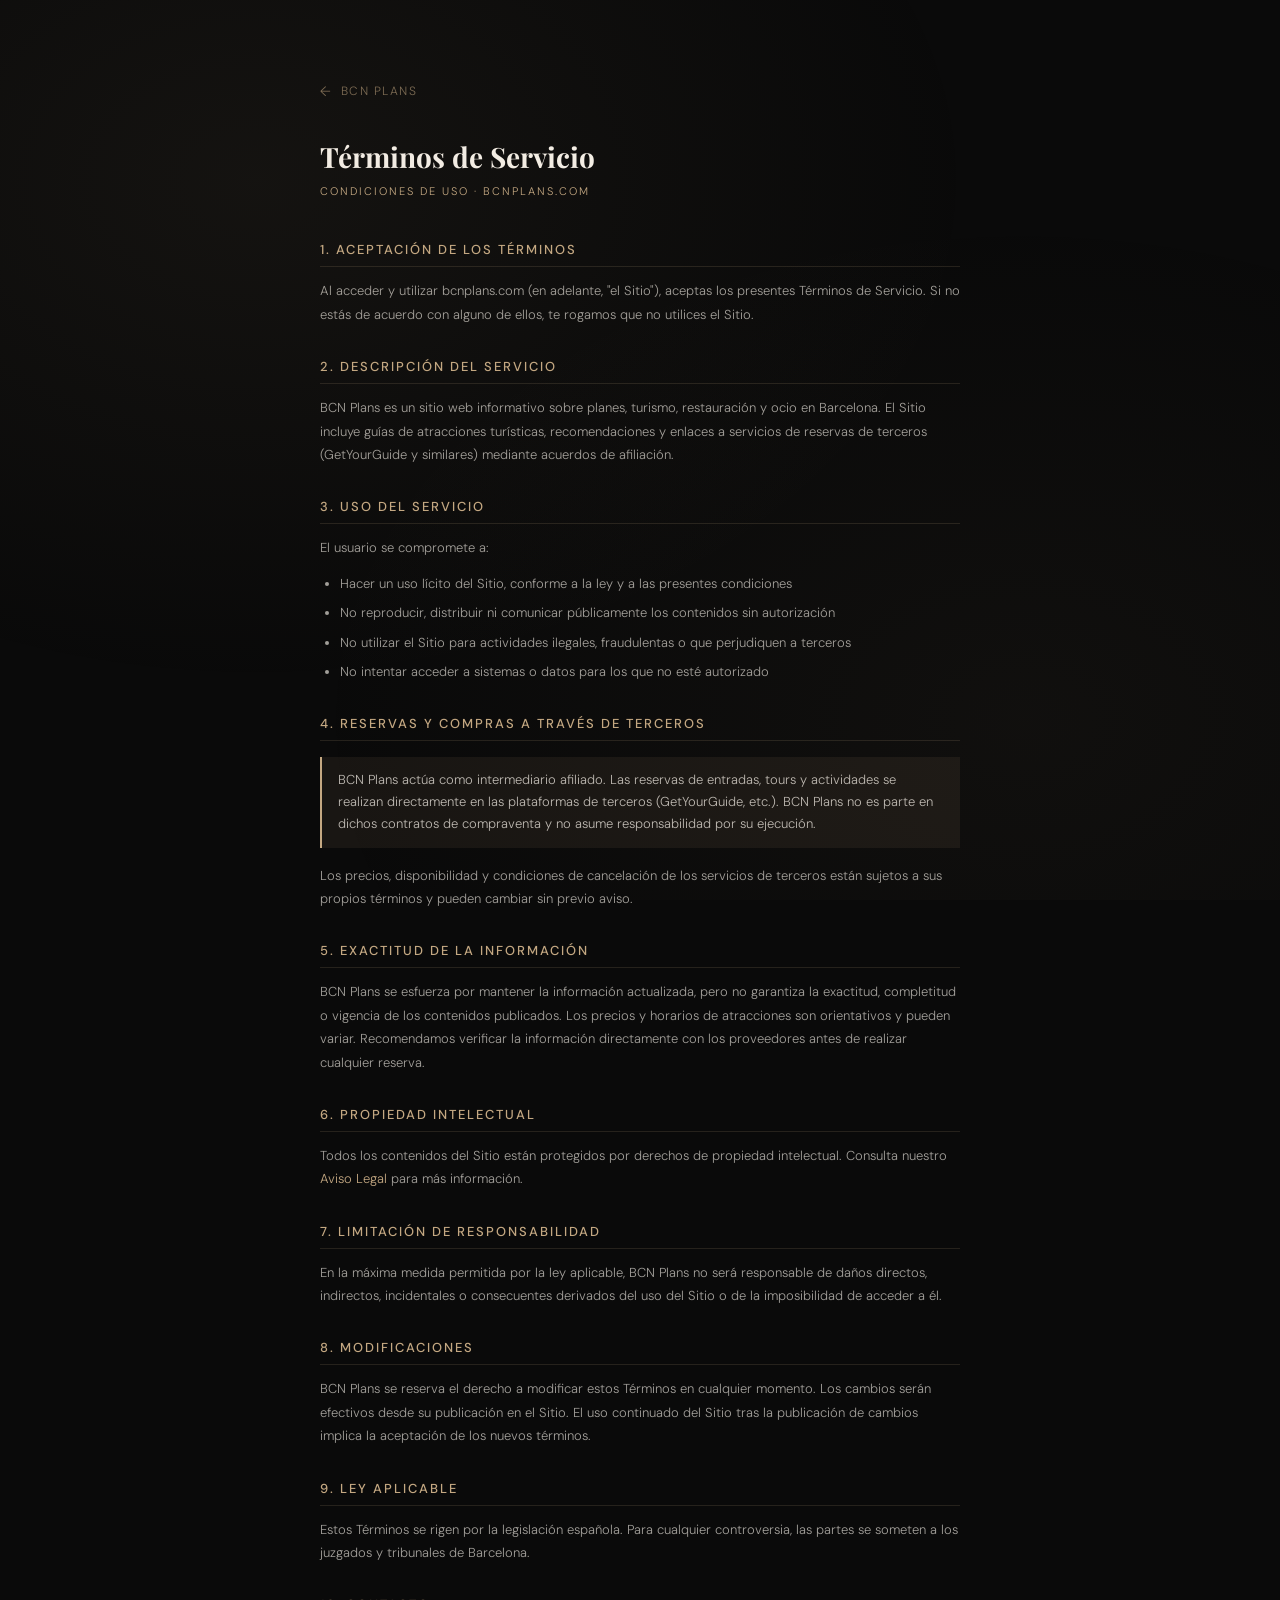
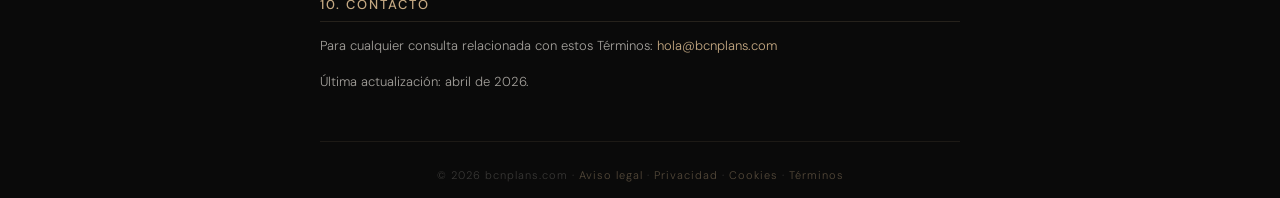
<file: terminos/index.html>
<!DOCTYPE html>
<html lang="es">
<head>
<meta charset="UTF-8">
<meta name="viewport" content="width=device-width, initial-scale=1.0">
<link rel="icon" type="image/svg+xml" href="/favicon.svg">
<link rel="preconnect" href="https://fonts.googleapis.com">
<link href="https://fonts.googleapis.com/css2?family=Playfair+Display:wght@400;700;900&family=DM+Sans:wght@300;400;500&display=swap" rel="stylesheet">
<style>
*{margin:0;padding:0;box-sizing:border-box}
html,body{height:100%;min-height:100vh}
body{background:#0a0a0a;color:#f5f0e8;font-family:'DM Sans',sans-serif;font-weight:300;min-height:100vh;display:flex;flex-direction:column;align-items:center;padding:80px 20px 60px;position:relative;overflow-x:hidden}
body::before{content:'';position:fixed;inset:0;background:radial-gradient(ellipse at 20% 20%,rgba(196,168,130,0.06) 0%,transparent 50%),radial-gradient(ellipse at 80% 80%,rgba(196,168,130,0.04) 0%,transparent 50%);pointer-events:none}
.container{width:100%;max-width:640px}
.back{display:inline-flex;align-items:center;gap:8px;color:rgba(196,168,130,0.6);text-decoration:none;font-size:12px;letter-spacing:1.5px;text-transform:uppercase;margin-bottom:40px;transition:color 0.2s}
.back:hover{color:#c4a882}
.back::before{content:'←';font-size:14px}
h1{font-family:'Playfair Display',serif;font-size:28px;font-weight:700;color:#f5f0e8;margin-bottom:8px;line-height:1.2}
.subtitle{font-size:11px;letter-spacing:2px;text-transform:uppercase;color:#c4a882;margin-bottom:40px}
h2{font-size:13px;font-weight:500;letter-spacing:2px;text-transform:uppercase;color:#c4a882;margin:32px 0 12px;padding-bottom:8px;border-bottom:1px solid rgba(196,168,130,0.15)}
p,li{font-size:13px;color:rgba(245,240,232,0.65);line-height:1.8;margin-bottom:12px}
ul,ol{padding-left:20px;margin-bottom:12px}
li{margin-bottom:6px}
a{color:#c4a882;text-decoration:none}
a:hover{text-decoration:underline}
.highlight{background:rgba(196,168,130,0.08);border-left:2px solid #c4a882;padding:12px 16px;margin:16px 0;font-size:13px;color:rgba(245,240,232,0.75);line-height:1.7}
.footer-text{margin-top:48px;padding-top:24px;border-top:1px solid rgba(196,168,130,0.1);font-size:11px;color:rgba(245,240,232,0.2);letter-spacing:1px;text-align:center}
.footer-text a{color:rgba(196,168,130,0.4)}
</style>
</head>
<body>
<div class="container">
<a href="/" class="back">BCN Plans</a>

<h1>Términos de Servicio</h1>
<p class="subtitle">Condiciones de uso · bcnplans.com</p>

<h2>1. Aceptación de los términos</h2>
<p>Al acceder y utilizar bcnplans.com (en adelante, "el Sitio"), aceptas los presentes Términos de Servicio. Si no estás de acuerdo con alguno de ellos, te rogamos que no utilices el Sitio.</p>

<h2>2. Descripción del servicio</h2>
<p>BCN Plans es un sitio web informativo sobre planes, turismo, restauración y ocio en Barcelona. El Sitio incluye guías de atracciones turísticas, recomendaciones y enlaces a servicios de reservas de terceros (GetYourGuide y similares) mediante acuerdos de afiliación.</p>

<h2>3. Uso del servicio</h2>
<p>El usuario se compromete a:</p>
<ul>
  <li>Hacer un uso lícito del Sitio, conforme a la ley y a las presentes condiciones</li>
  <li>No reproducir, distribuir ni comunicar públicamente los contenidos sin autorización</li>
  <li>No utilizar el Sitio para actividades ilegales, fraudulentas o que perjudiquen a terceros</li>
  <li>No intentar acceder a sistemas o datos para los que no esté autorizado</li>
</ul>

<h2>4. Reservas y compras a través de terceros</h2>
<div class="highlight">
BCN Plans actúa como intermediario afiliado. Las reservas de entradas, tours y actividades se realizan directamente en las plataformas de terceros (GetYourGuide, etc.). BCN Plans no es parte en dichos contratos de compraventa y no asume responsabilidad por su ejecución.
</div>
<p>Los precios, disponibilidad y condiciones de cancelación de los servicios de terceros están sujetos a sus propios términos y pueden cambiar sin previo aviso.</p>

<h2>5. Exactitud de la información</h2>
<p>BCN Plans se esfuerza por mantener la información actualizada, pero no garantiza la exactitud, completitud o vigencia de los contenidos publicados. Los precios y horarios de atracciones son orientativos y pueden variar. Recomendamos verificar la información directamente con los proveedores antes de realizar cualquier reserva.</p>

<h2>6. Propiedad intelectual</h2>
<p>Todos los contenidos del Sitio están protegidos por derechos de propiedad intelectual. Consulta nuestro <a href="/aviso-legal/">Aviso Legal</a> para más información.</p>

<h2>7. Limitación de responsabilidad</h2>
<p>En la máxima medida permitida por la ley aplicable, BCN Plans no será responsable de daños directos, indirectos, incidentales o consecuentes derivados del uso del Sitio o de la imposibilidad de acceder a él.</p>

<h2>8. Modificaciones</h2>
<p>BCN Plans se reserva el derecho a modificar estos Términos en cualquier momento. Los cambios serán efectivos desde su publicación en el Sitio. El uso continuado del Sitio tras la publicación de cambios implica la aceptación de los nuevos términos.</p>

<h2>9. Ley aplicable</h2>
<p>Estos Términos se rigen por la legislación española. Para cualquier controversia, las partes se someten a los juzgados y tribunales de Barcelona.</p>

<h2>10. Contacto</h2>
<p>Para cualquier consulta relacionada con estos Términos: <a href="mailto:hola@bcnplans.com">hola@bcnplans.com</a></p>
<p>Última actualización: abril de 2026.</p>

<p class="footer-text">© 2026 bcnplans.com · <a href="/aviso-legal/">Aviso legal</a> · <a href="/privacidad/">Privacidad</a> · <a href="/cookies/">Cookies</a> · <a href="/terminos/">Términos</a></p>
</div>
</body>
</html>
</file>
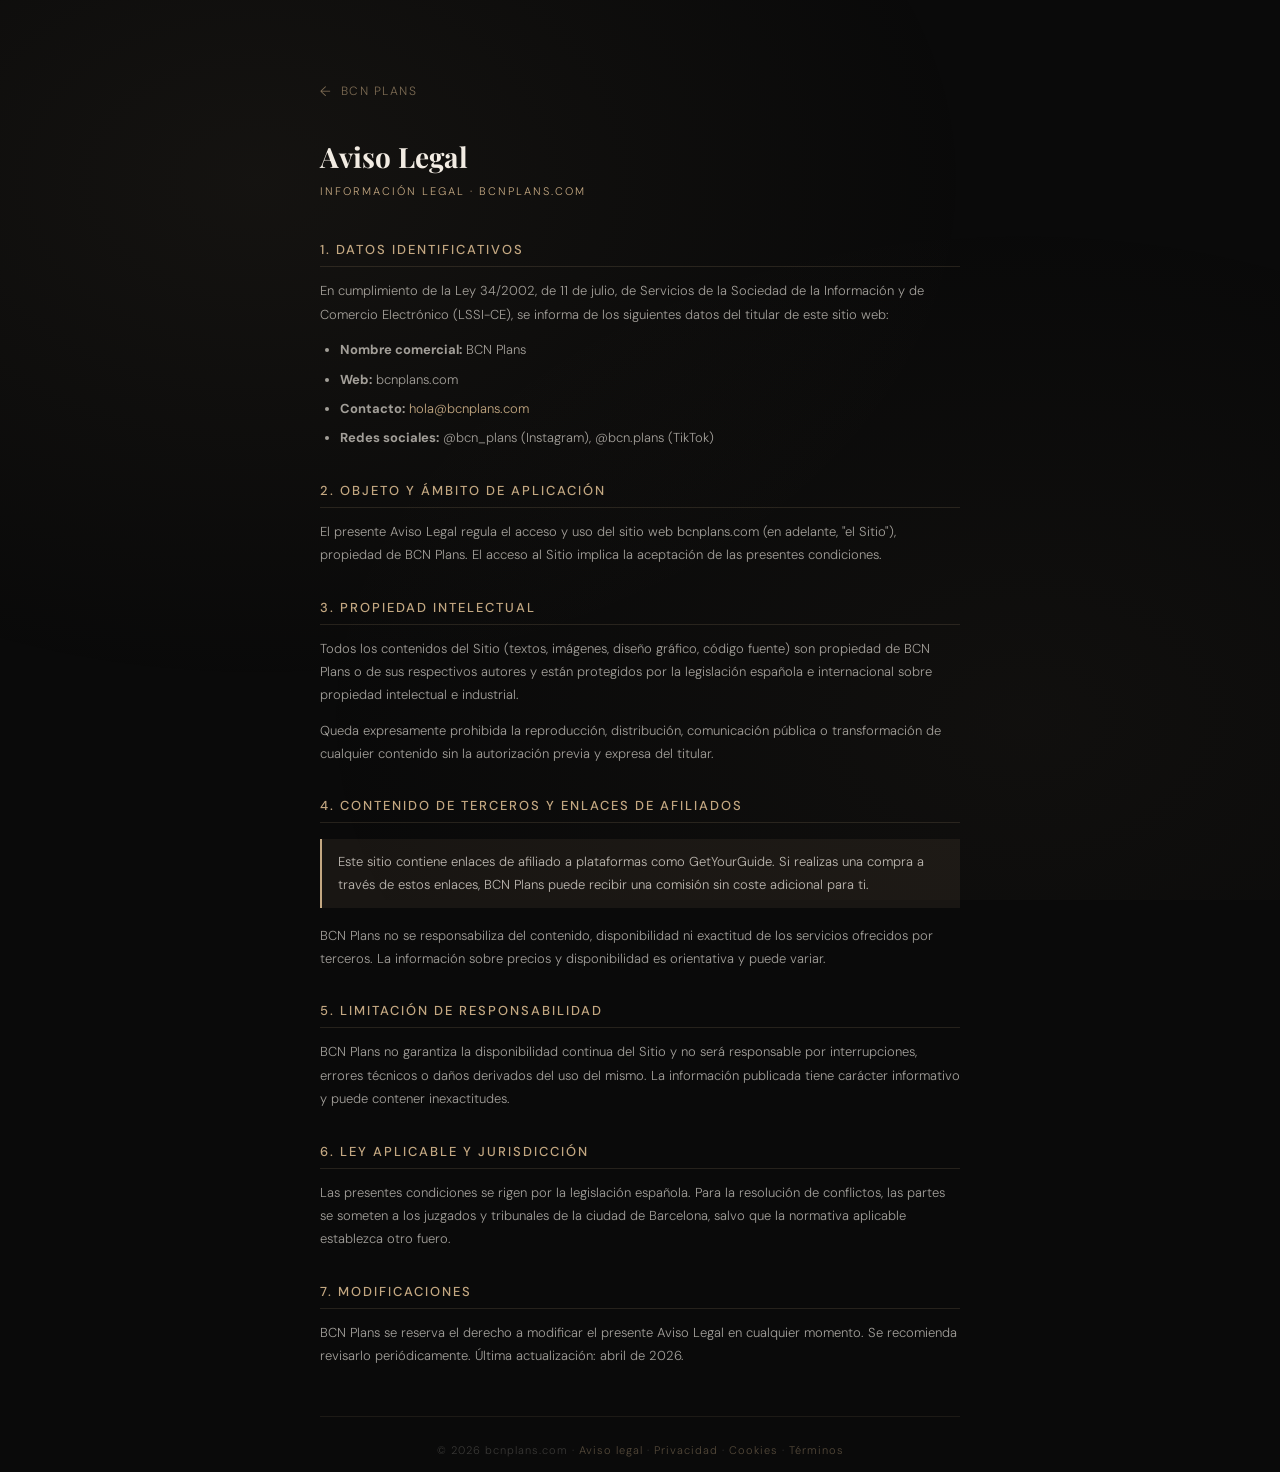
<file: Old/aviso-legal/index.html>
<!DOCTYPE html>
<html lang="es">
<head>
<meta charset="UTF-8">
<meta name="viewport" content="width=device-width, initial-scale=1.0">
<link rel="icon" type="image/svg+xml" href="/favicon.svg">
<link rel="preconnect" href="https://fonts.googleapis.com">
<link href="https://fonts.googleapis.com/css2?family=Playfair+Display:wght@400;700;900&family=DM+Sans:wght@300;400;500&display=swap" rel="stylesheet">
<style>
*{margin:0;padding:0;box-sizing:border-box}
html,body{height:100%;min-height:100vh}
body{background:#0a0a0a;color:#f5f0e8;font-family:'DM Sans',sans-serif;font-weight:300;min-height:100vh;display:flex;flex-direction:column;align-items:center;padding:80px 20px 60px;position:relative;overflow-x:hidden}
body::before{content:'';position:fixed;inset:0;background:radial-gradient(ellipse at 20% 20%,rgba(196,168,130,0.06) 0%,transparent 50%),radial-gradient(ellipse at 80% 80%,rgba(196,168,130,0.04) 0%,transparent 50%);pointer-events:none}
.container{width:100%;max-width:640px}
.back{display:inline-flex;align-items:center;gap:8px;color:rgba(196,168,130,0.6);text-decoration:none;font-size:12px;letter-spacing:1.5px;text-transform:uppercase;margin-bottom:40px;transition:color 0.2s}
.back:hover{color:#c4a882}
.back::before{content:'←';font-size:14px}
h1{font-family:'Playfair Display',serif;font-size:28px;font-weight:700;color:#f5f0e8;margin-bottom:8px;line-height:1.2}
.subtitle{font-size:11px;letter-spacing:2px;text-transform:uppercase;color:#c4a882;margin-bottom:40px}
h2{font-size:13px;font-weight:500;letter-spacing:2px;text-transform:uppercase;color:#c4a882;margin:32px 0 12px;padding-bottom:8px;border-bottom:1px solid rgba(196,168,130,0.15)}
p,li{font-size:13px;color:rgba(245,240,232,0.65);line-height:1.8;margin-bottom:12px}
ul,ol{padding-left:20px;margin-bottom:12px}
li{margin-bottom:6px}
a{color:#c4a882;text-decoration:none}
a:hover{text-decoration:underline}
.highlight{background:rgba(196,168,130,0.08);border-left:2px solid #c4a882;padding:12px 16px;margin:16px 0;font-size:13px;color:rgba(245,240,232,0.75);line-height:1.7}
.footer-text{margin-top:48px;padding-top:24px;border-top:1px solid rgba(196,168,130,0.1);font-size:11px;color:rgba(245,240,232,0.2);letter-spacing:1px;text-align:center}
.footer-text a{color:rgba(196,168,130,0.4)}
</style>
</head>
<body>
<div class="container">
<a href="/" class="back">BCN Plans</a>

<h1>Aviso Legal</h1>
<p class="subtitle">Información legal · bcnplans.com</p>

<h2>1. Datos identificativos</h2>
<p>En cumplimiento de la Ley 34/2002, de 11 de julio, de Servicios de la Sociedad de la Información y de Comercio Electrónico (LSSI-CE), se informa de los siguientes datos del titular de este sitio web:</p>
<ul>
  <li><strong>Nombre comercial:</strong> BCN Plans</li>
  <li><strong>Web:</strong> bcnplans.com</li>
  <li><strong>Contacto:</strong> <a href="mailto:hola@bcnplans.com">hola@bcnplans.com</a></li>
  <li><strong>Redes sociales:</strong> @bcn_plans (Instagram), @bcn.plans (TikTok)</li>
</ul>

<h2>2. Objeto y ámbito de aplicación</h2>
<p>El presente Aviso Legal regula el acceso y uso del sitio web bcnplans.com (en adelante, "el Sitio"), propiedad de BCN Plans. El acceso al Sitio implica la aceptación de las presentes condiciones.</p>

<h2>3. Propiedad intelectual</h2>
<p>Todos los contenidos del Sitio (textos, imágenes, diseño gráfico, código fuente) son propiedad de BCN Plans o de sus respectivos autores y están protegidos por la legislación española e internacional sobre propiedad intelectual e industrial.</p>
<p>Queda expresamente prohibida la reproducción, distribución, comunicación pública o transformación de cualquier contenido sin la autorización previa y expresa del titular.</p>

<h2>4. Contenido de terceros y enlaces de afiliados</h2>
<div class="highlight">
Este sitio contiene enlaces de afiliado a plataformas como GetYourGuide. Si realizas una compra a través de estos enlaces, BCN Plans puede recibir una comisión sin coste adicional para ti.
</div>
<p>BCN Plans no se responsabiliza del contenido, disponibilidad ni exactitud de los servicios ofrecidos por terceros. La información sobre precios y disponibilidad es orientativa y puede variar.</p>

<h2>5. Limitación de responsabilidad</h2>
<p>BCN Plans no garantiza la disponibilidad continua del Sitio y no será responsable por interrupciones, errores técnicos o daños derivados del uso del mismo. La información publicada tiene carácter informativo y puede contener inexactitudes.</p>

<h2>6. Ley aplicable y jurisdicción</h2>
<p>Las presentes condiciones se rigen por la legislación española. Para la resolución de conflictos, las partes se someten a los juzgados y tribunales de la ciudad de Barcelona, salvo que la normativa aplicable establezca otro fuero.</p>

<h2>7. Modificaciones</h2>
<p>BCN Plans se reserva el derecho a modificar el presente Aviso Legal en cualquier momento. Se recomienda revisarlo periódicamente. Última actualización: abril de 2026.</p>

<p class="footer-text">© 2026 bcnplans.com · <a href="/aviso-legal/">Aviso legal</a> · <a href="/privacidad/">Privacidad</a> · <a href="/cookies/">Cookies</a> · <a href="/terminos/">Términos</a></p>
</div>
</body>
</html>
</file>
